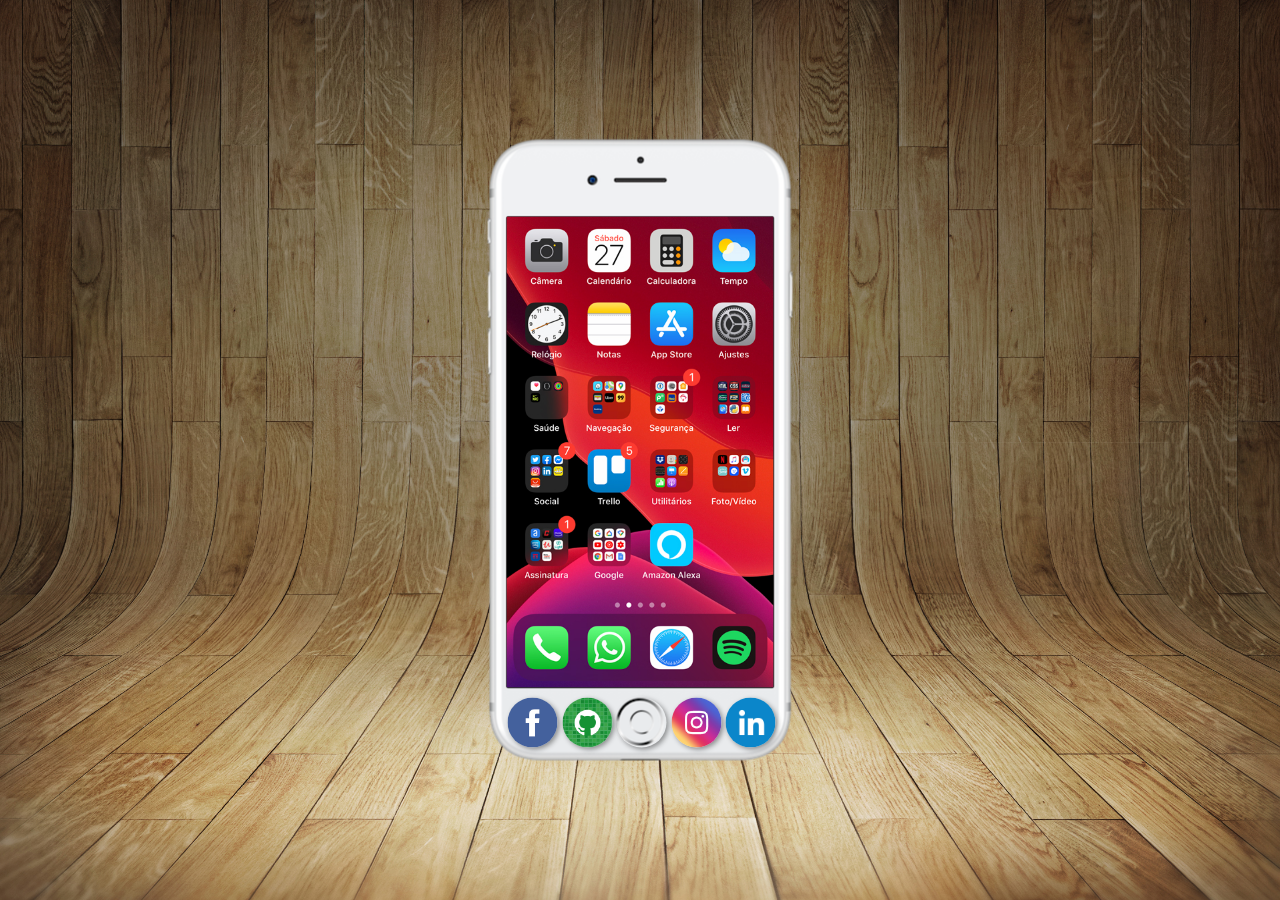
<file: index.html>
<!DOCTYPE html>
<html lang="pt-br">
<head>
    <meta charset="UTF-8">
    <meta http-equiv="X-UA-Compatible" content="IE=edge">
    <meta name="viewport" content="width=device-width, initial-scale=1.0">
    <link rel="stylesheet" href="style/style.css">
    <link rel="shortcut icon" href="favicon.ico" type="image/x-icon">
    <title>Minhas Redes Sociais</title>
    
</head>
<body>
    
   <main>
    <section id="telefone">
        <iframe src="home.html" name="tela" id="tela" frameborder="0"> Seu navegador não é compatível...</iframe> 
        <p id="redes-sociais">
            <a href="facebook.html" target="tela"><img src="imagens/logo-facebook.jpg" alt="Facebook"></a>
            <a href="github.html" target="tela"><img src="imagens/logo-github.jpg" alt="GitHub"></a>
            <a href="home.html" target="tela"><img src="imagens/botão-iphone.png" alt="Home"></a>
            <a href="instagram.html" target="tela"><img src="imagens/logo-instagram.jpg" alt="Instagram"></a>
            <a href="linkedin.html" target="tela" id="redes-sociais"><img src="imagens/logo-linkedin.png" alt="Twitter"></a>
        </p>        
    ></section>
    
   </main> 
   
    
</body>
</html>
</file>
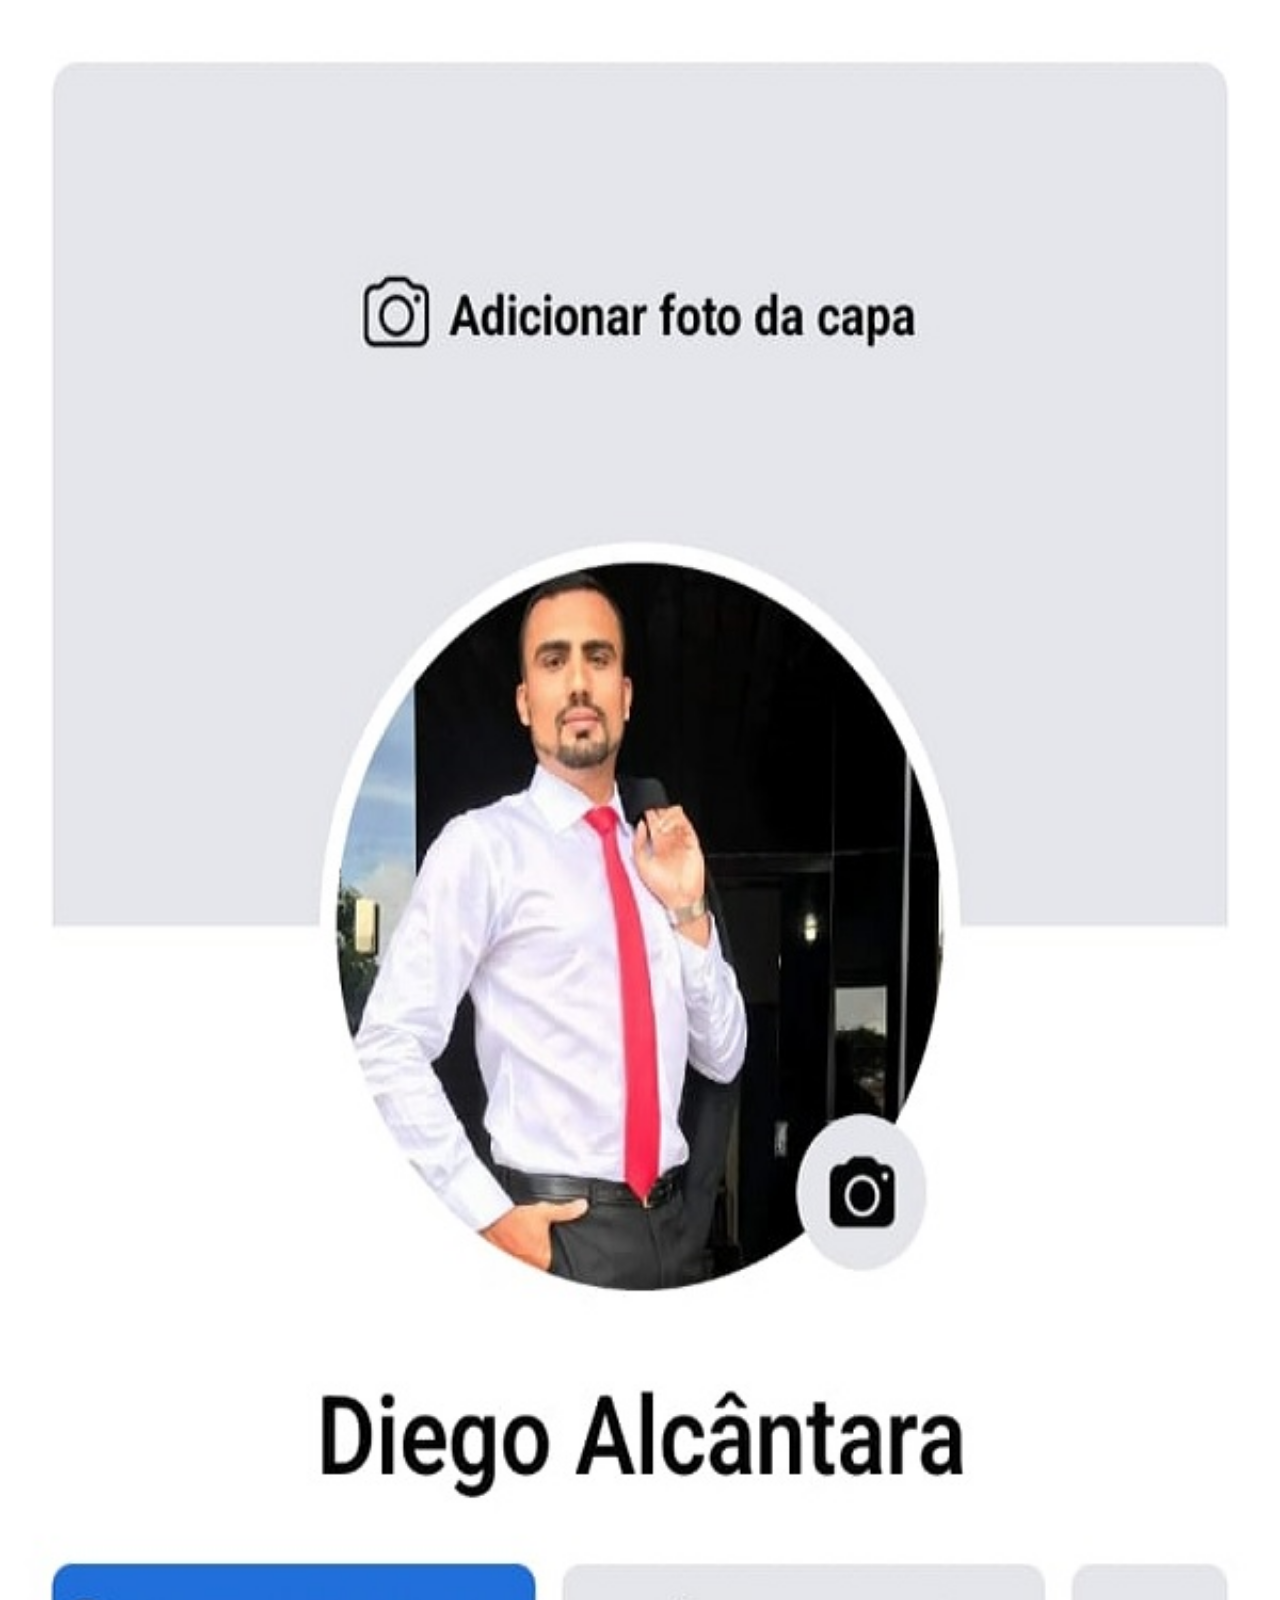
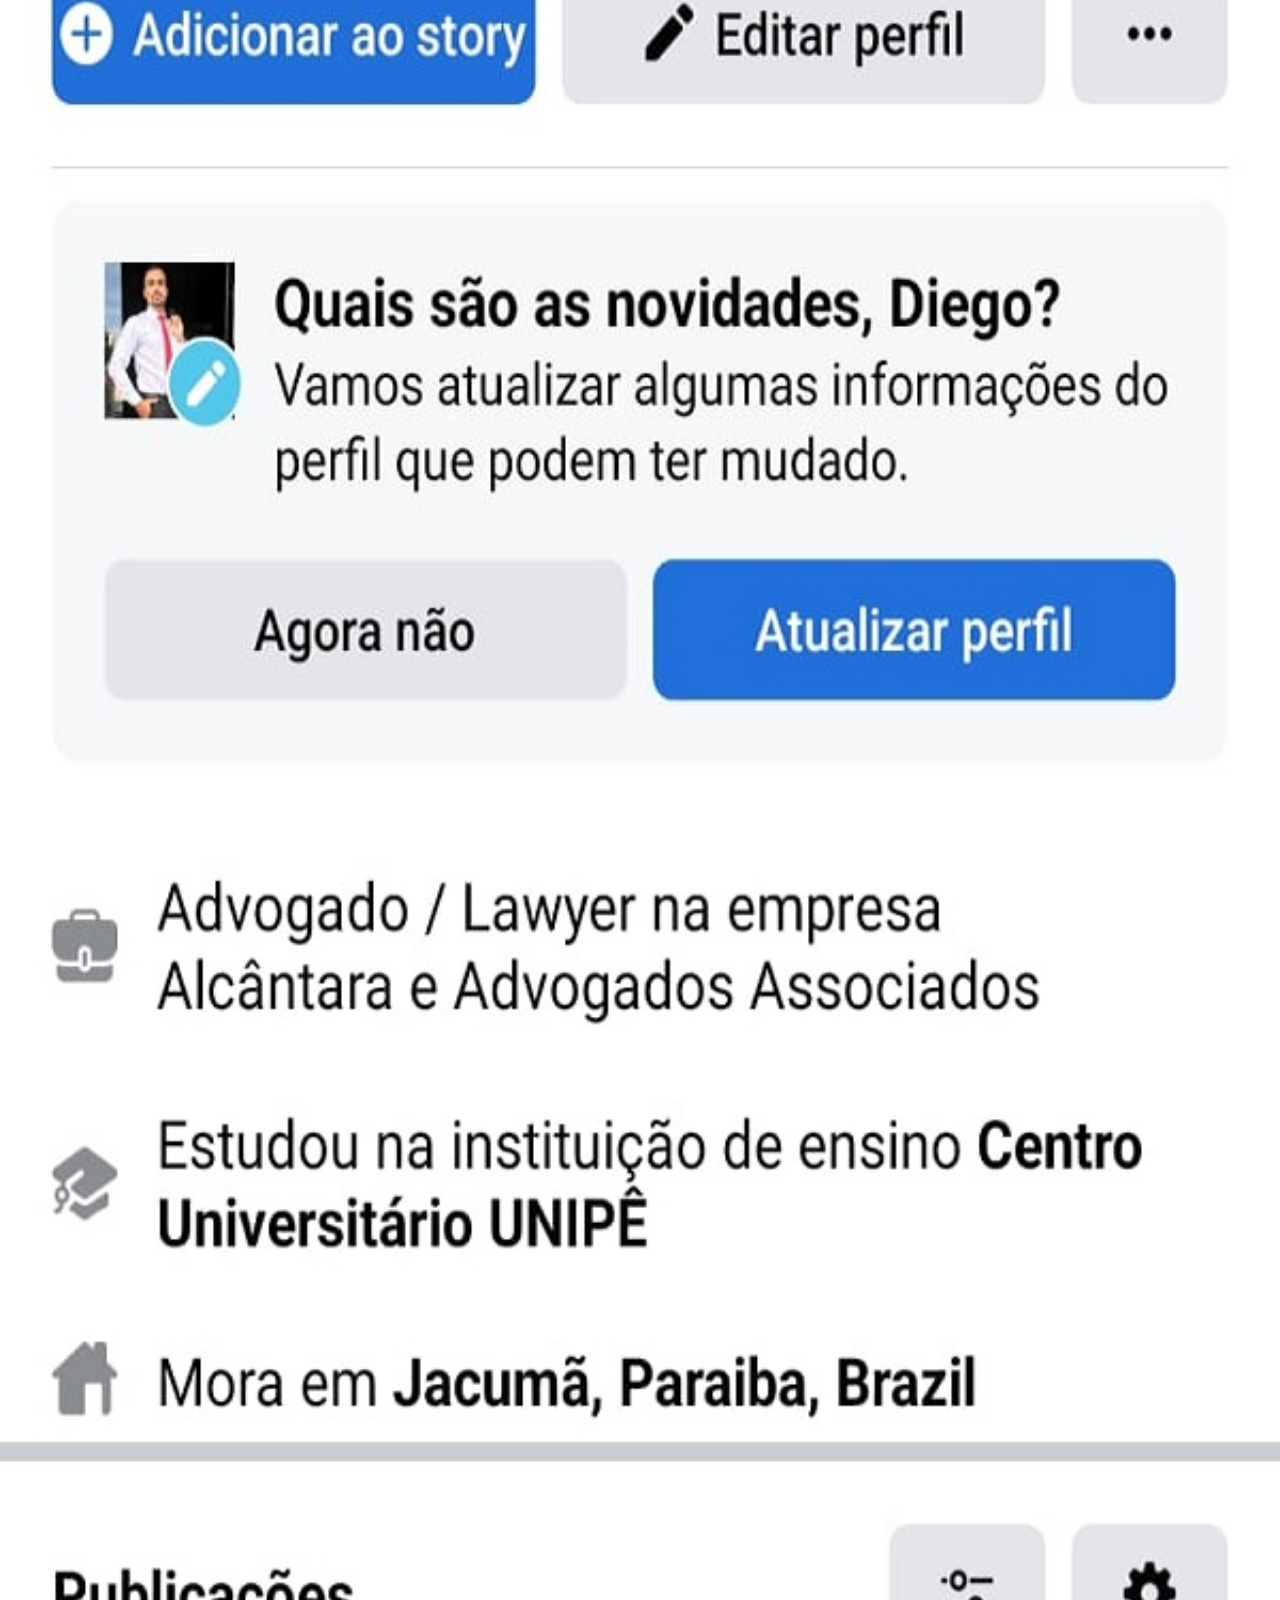
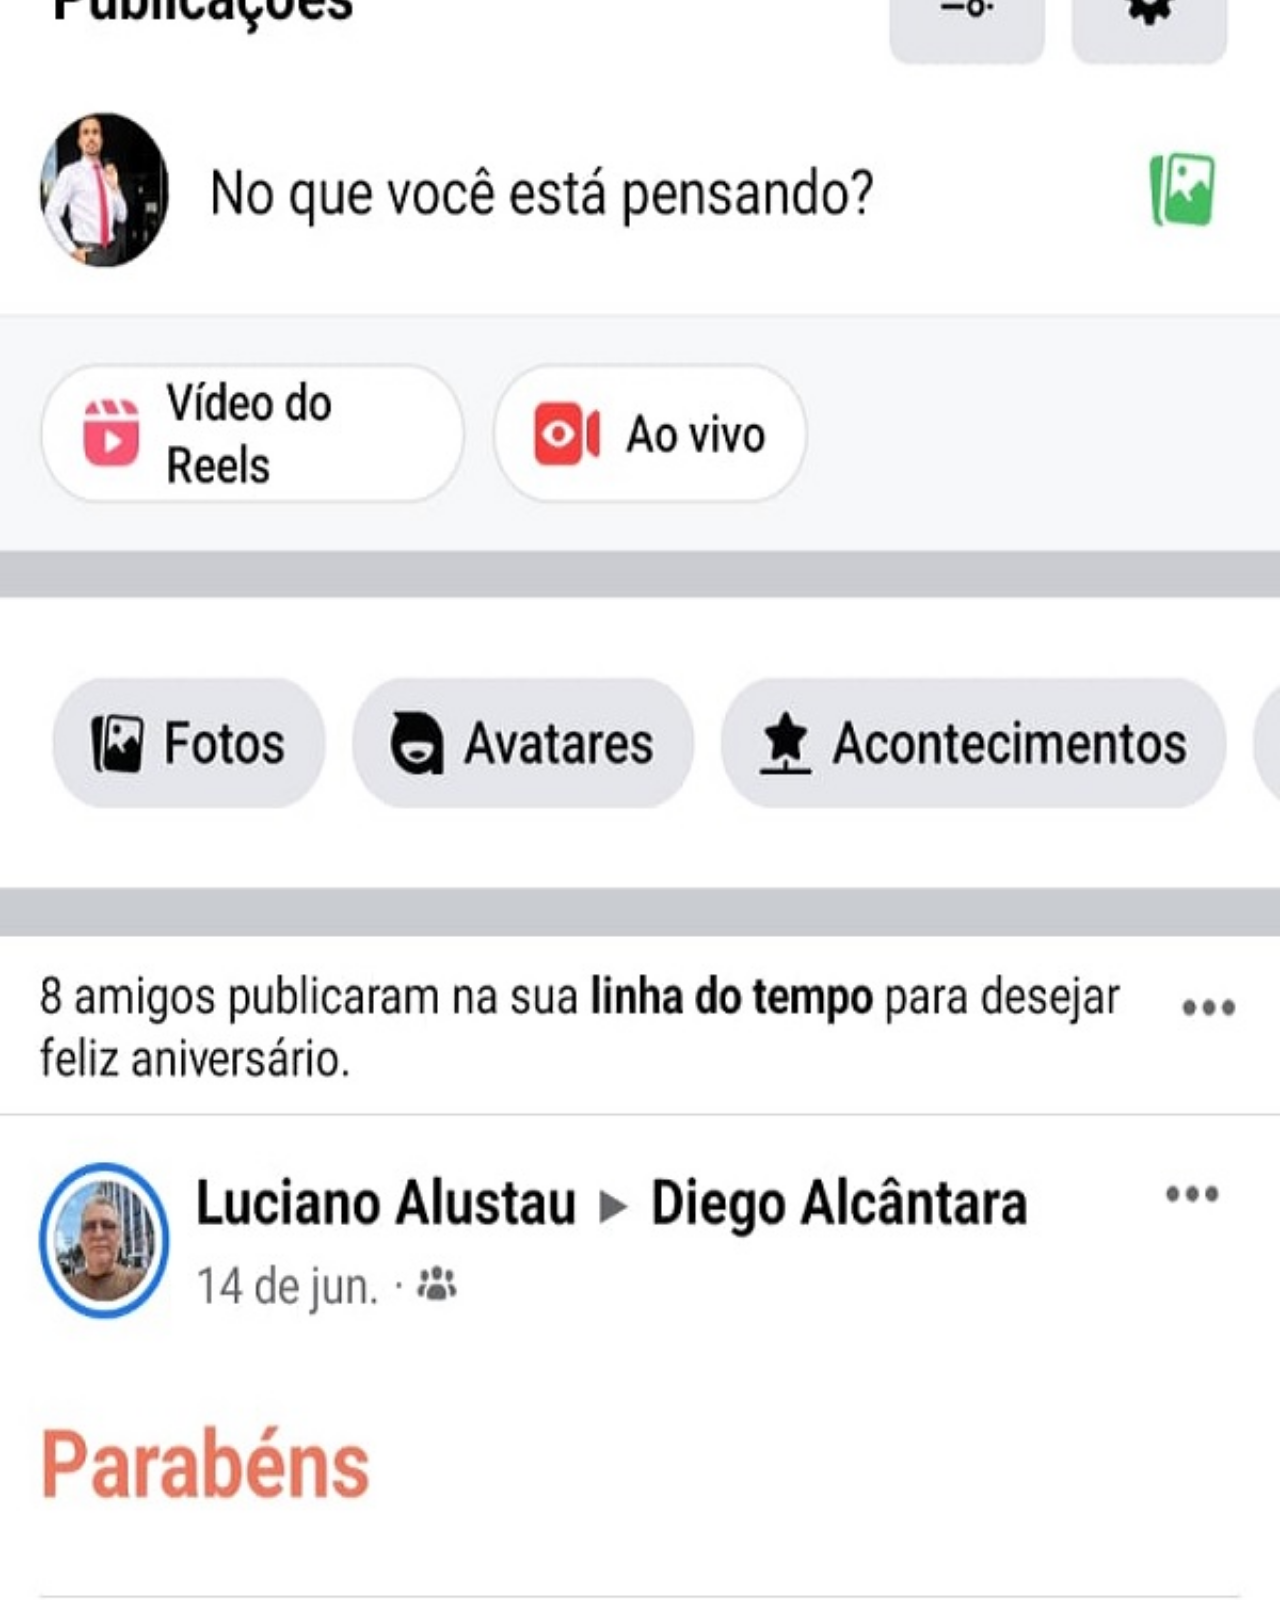
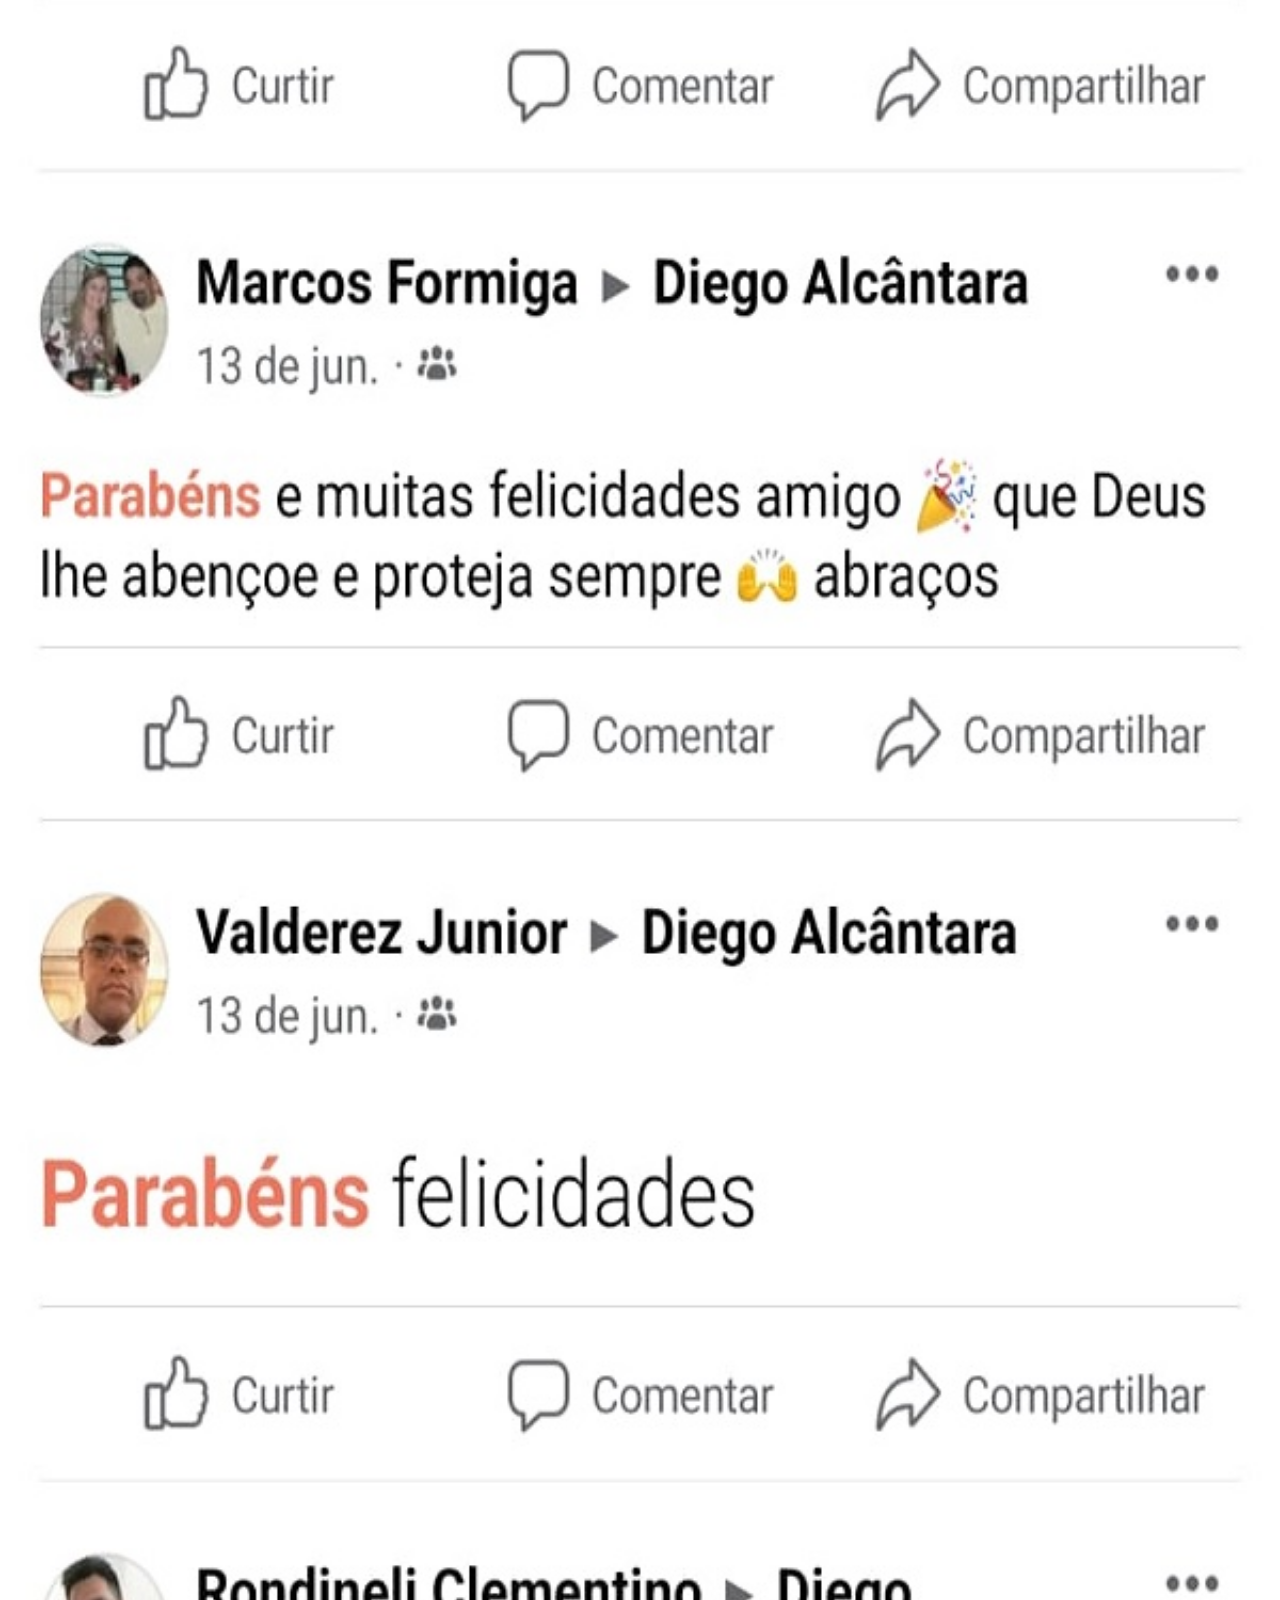
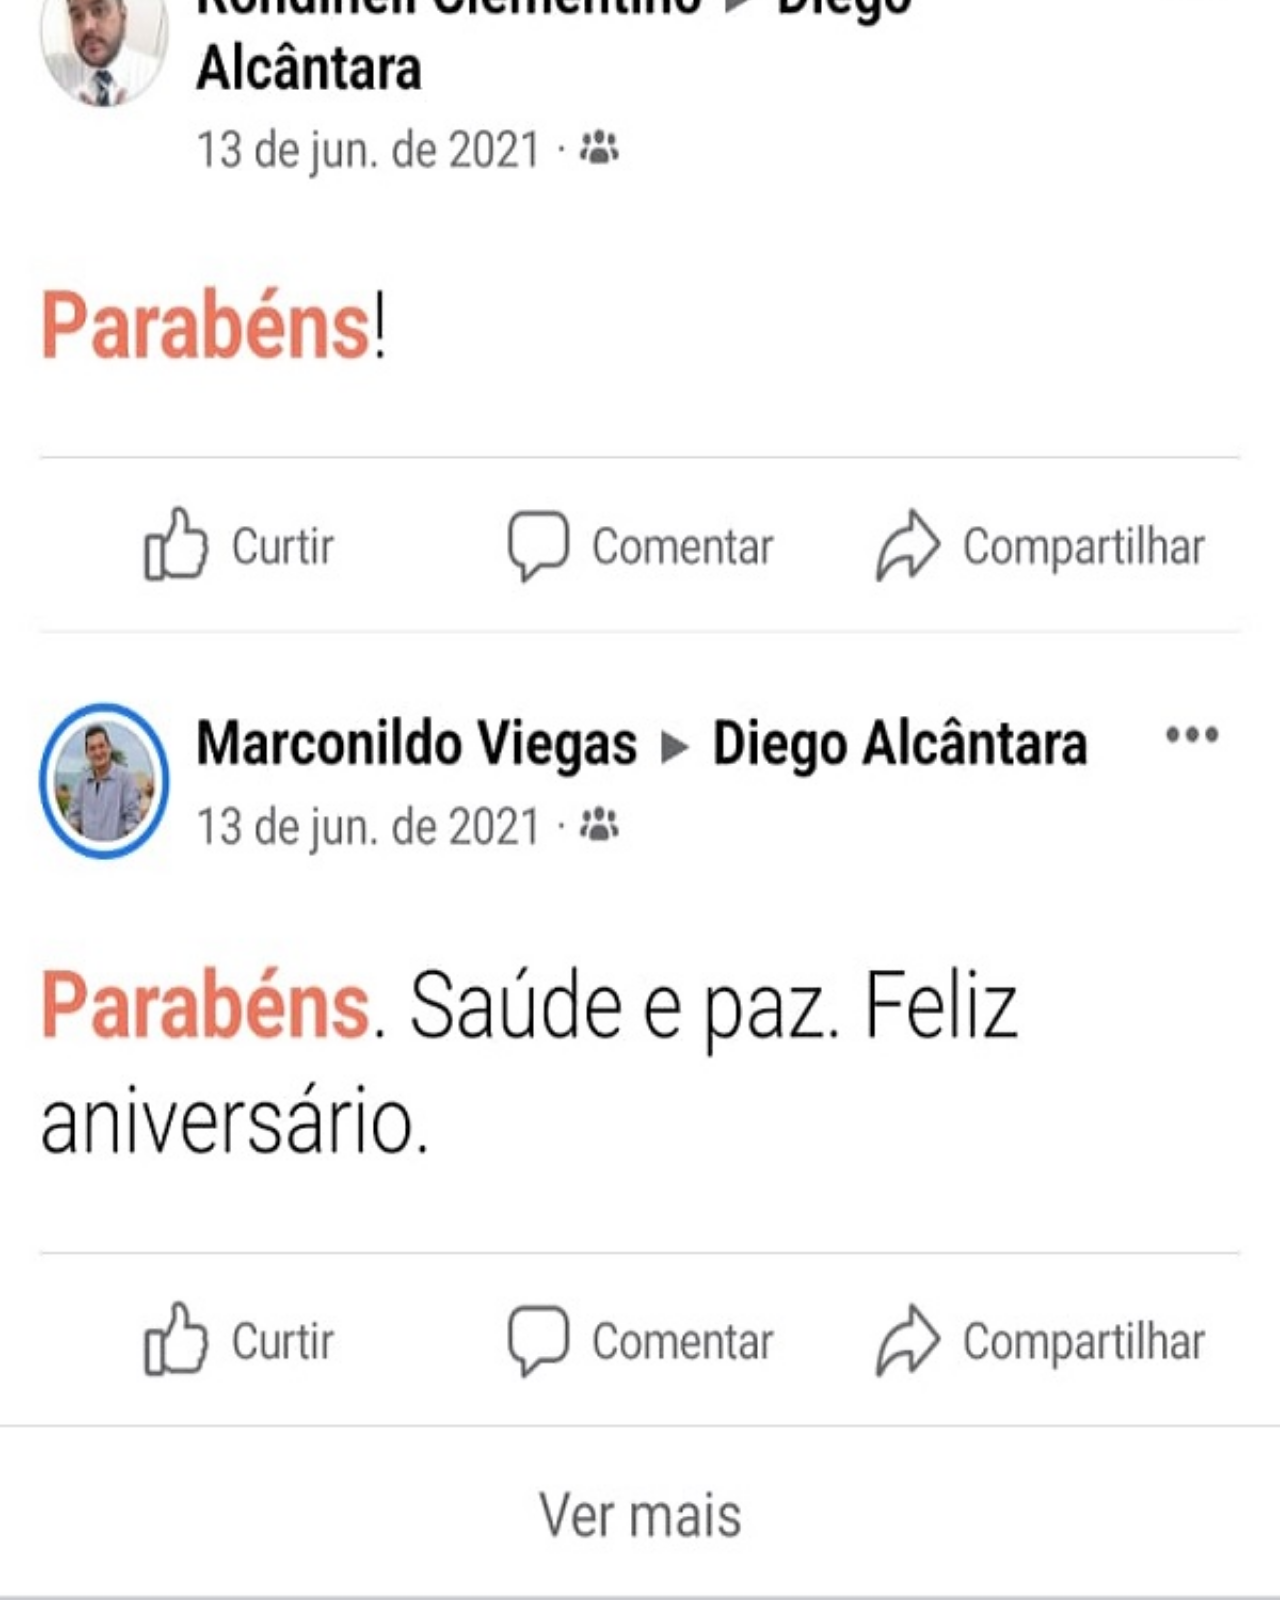
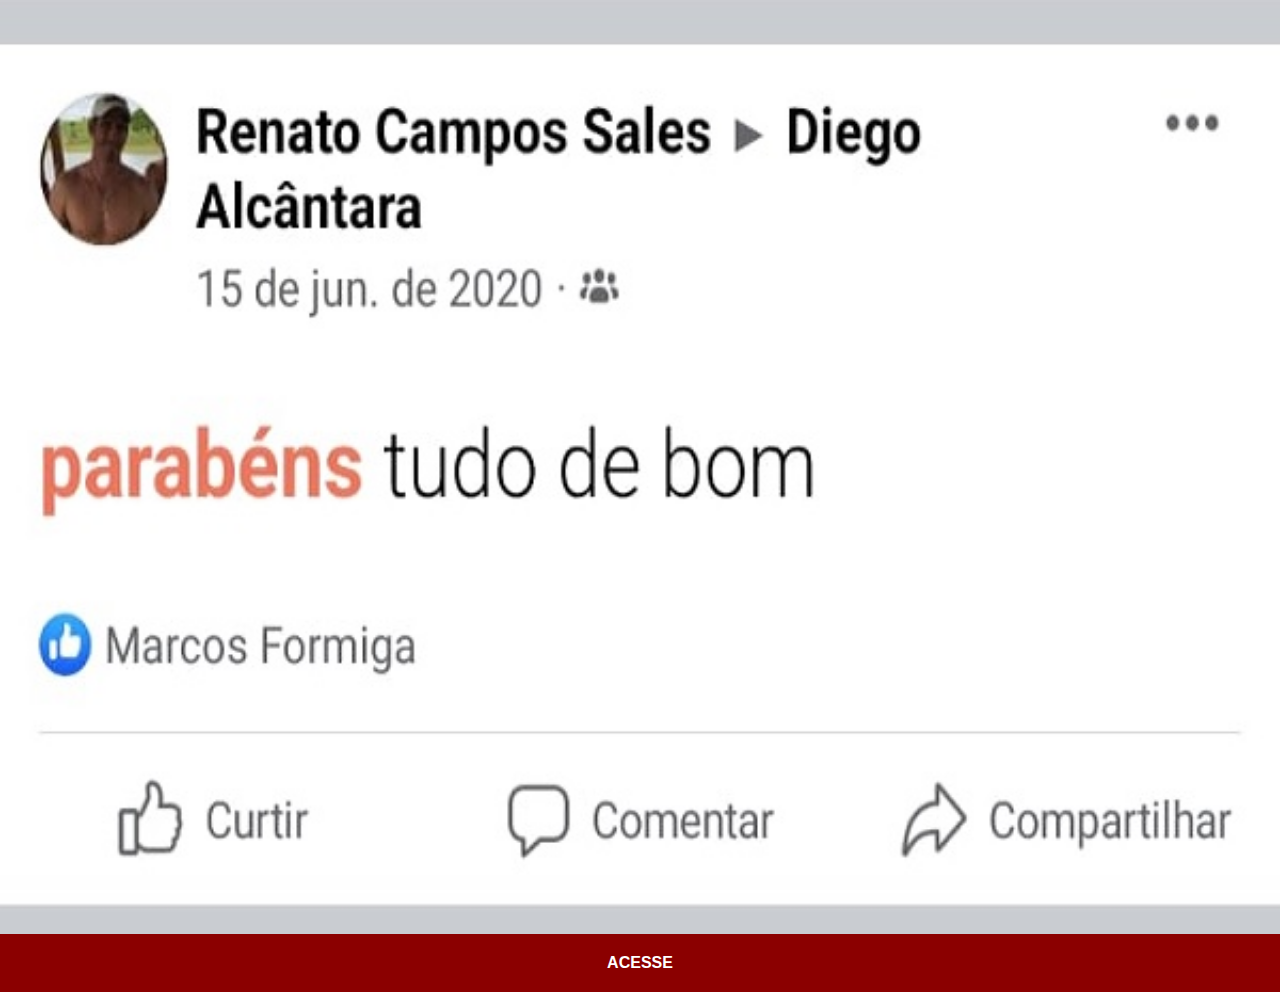
<file: facebook.html>
<!DOCTYPE html>
<html lang="pt-br">
<head>
    <meta charset="UTF-8">
    <meta http-equiv="X-UA-Compatible" content="IE=edge">
    <meta name="viewport" content="width=device-width, initial-scale=1.0">
    <title>Facebook</title>
    <link rel="stylesheet" href="style/social.css">
</head>
<body>
    <img src="imagens/tela-facebook.jpg" alt="YouTube">
    <a href="https://www.facebook.com/DiiegoAlcantara" target="_blank">ACESSE</a>
</body>
</html>
</file>
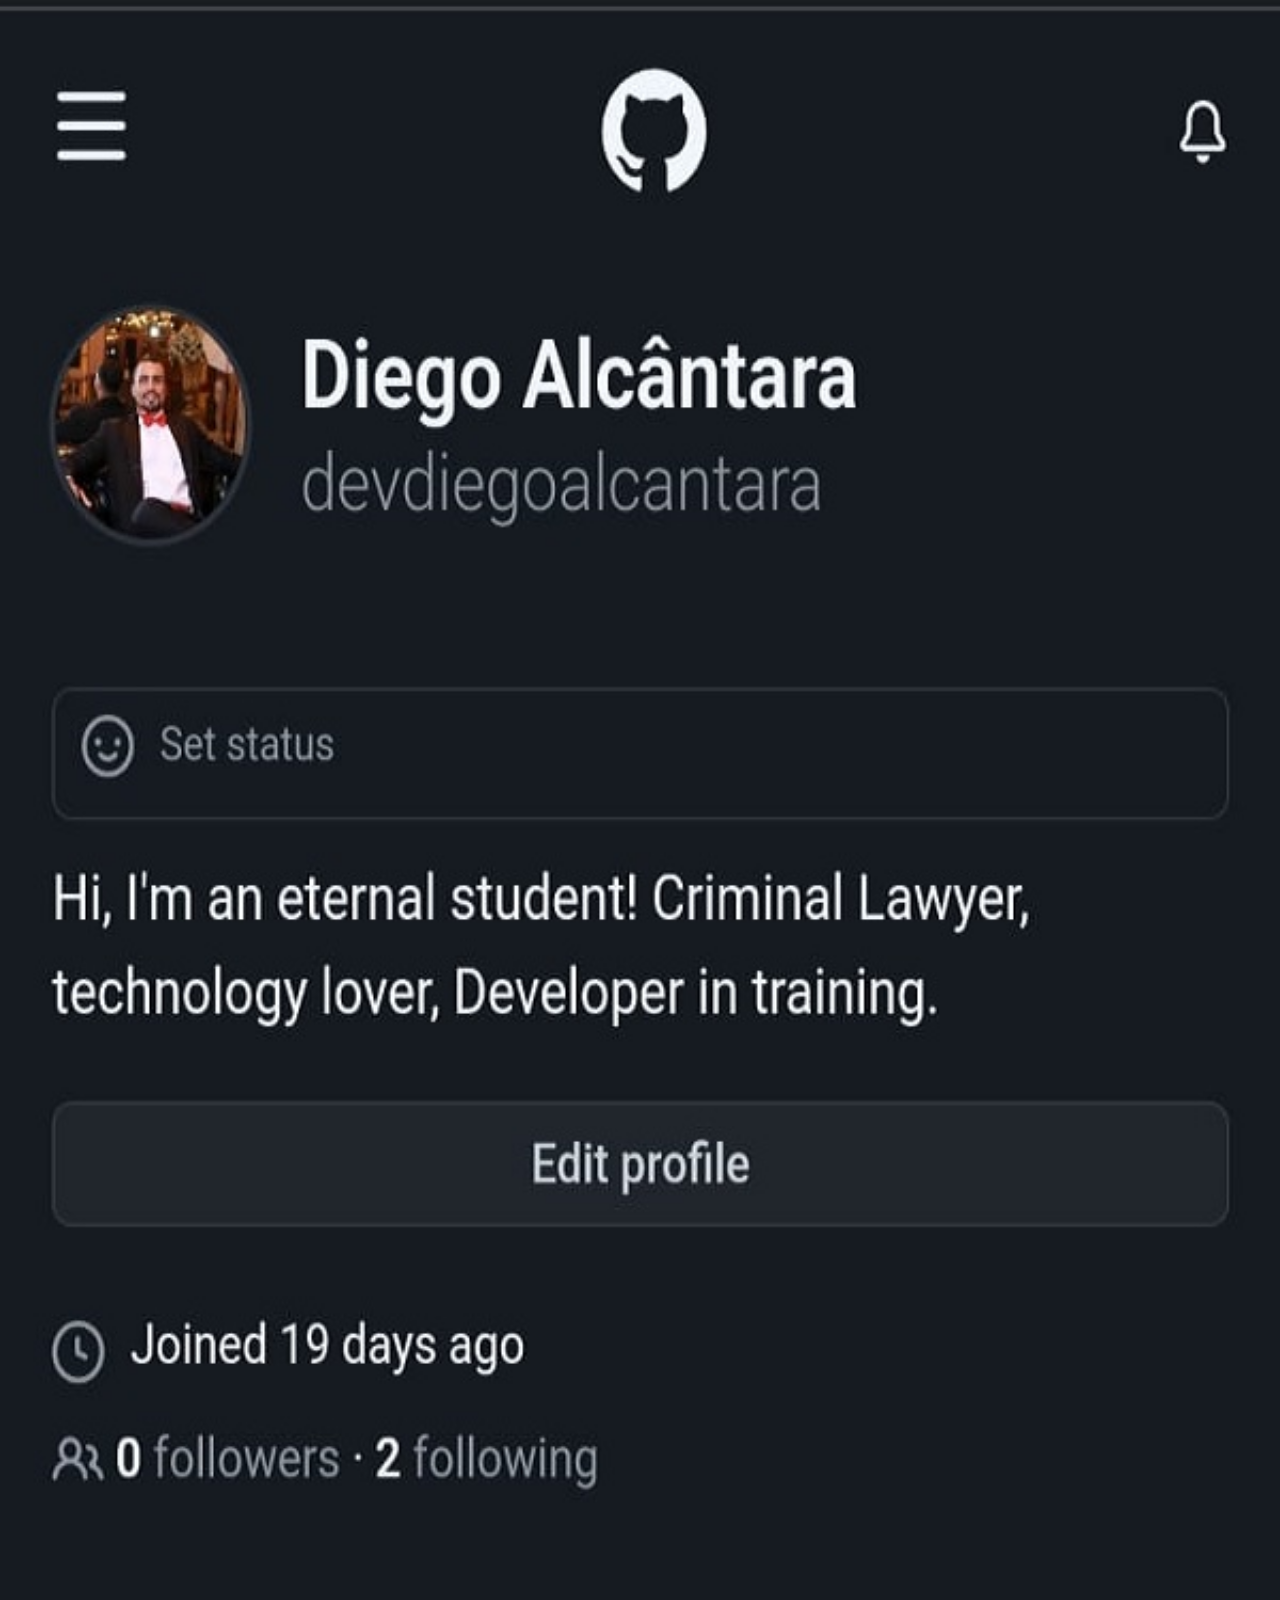
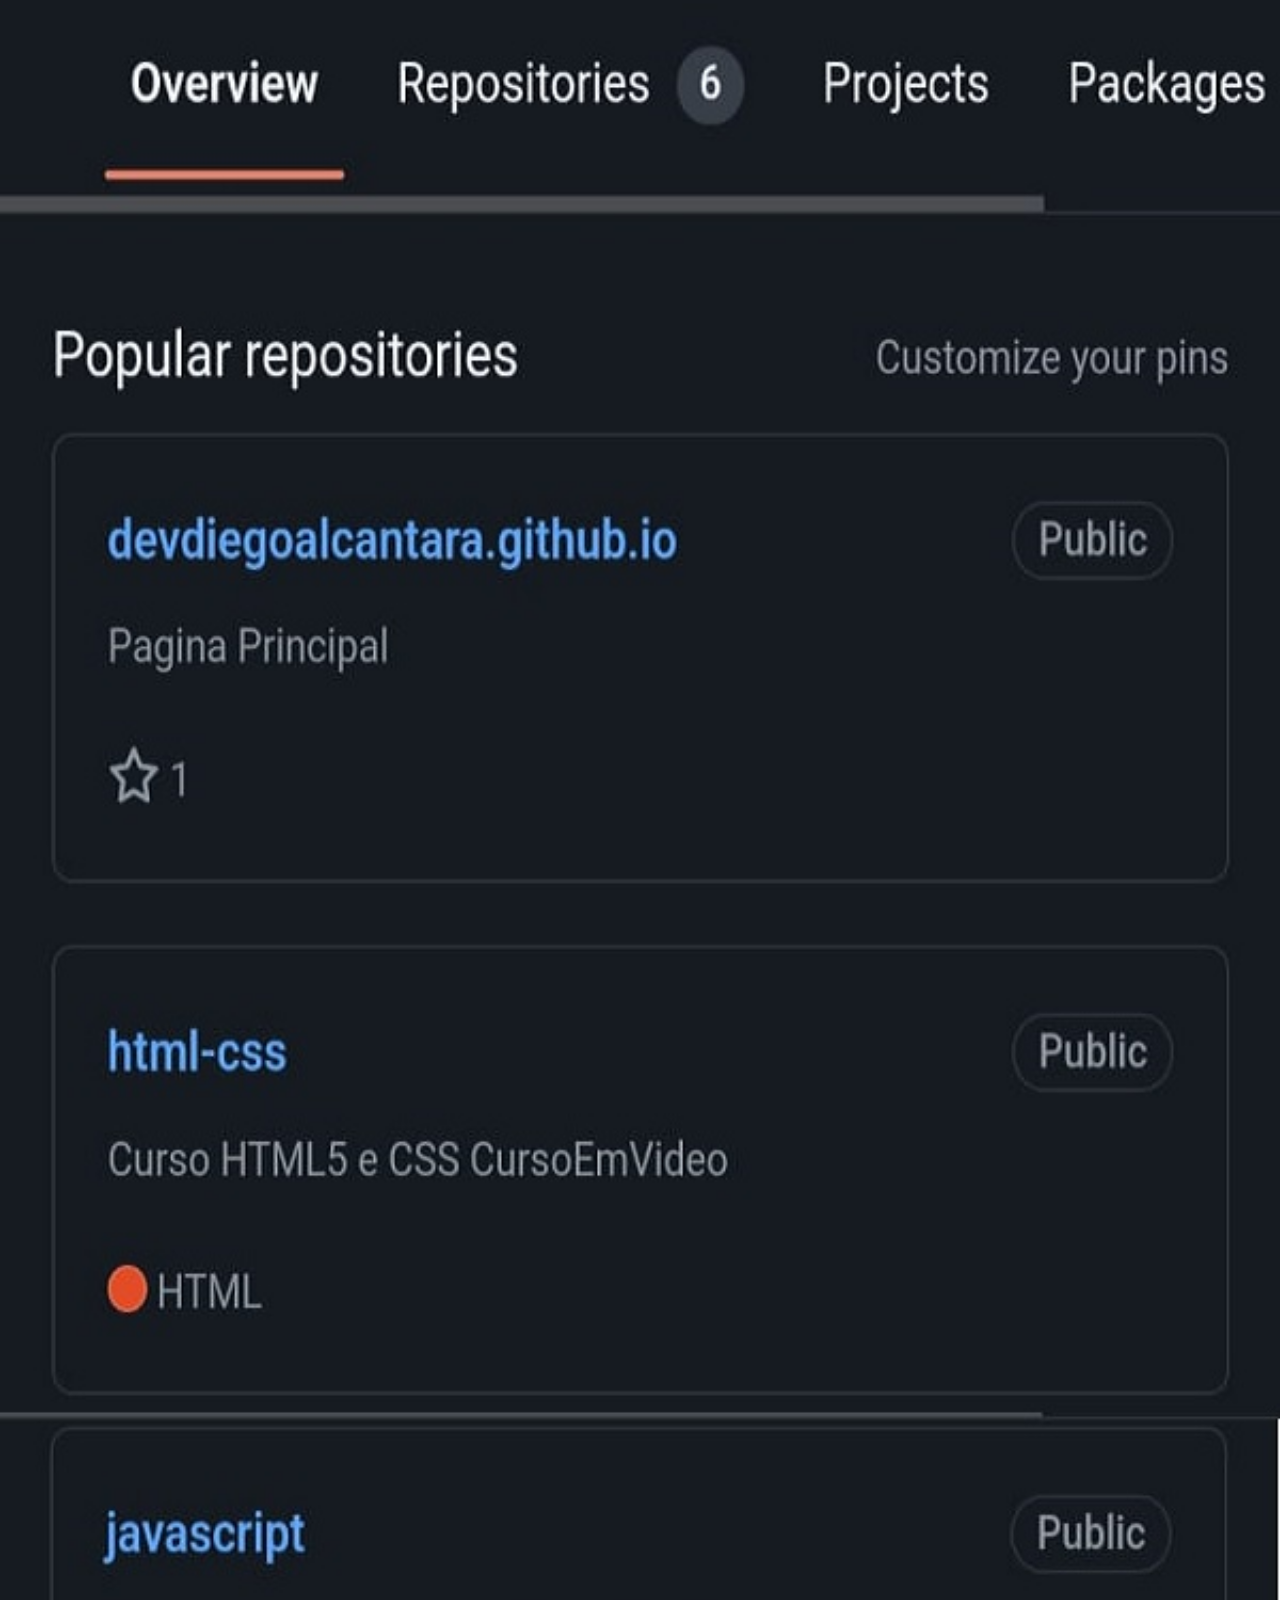
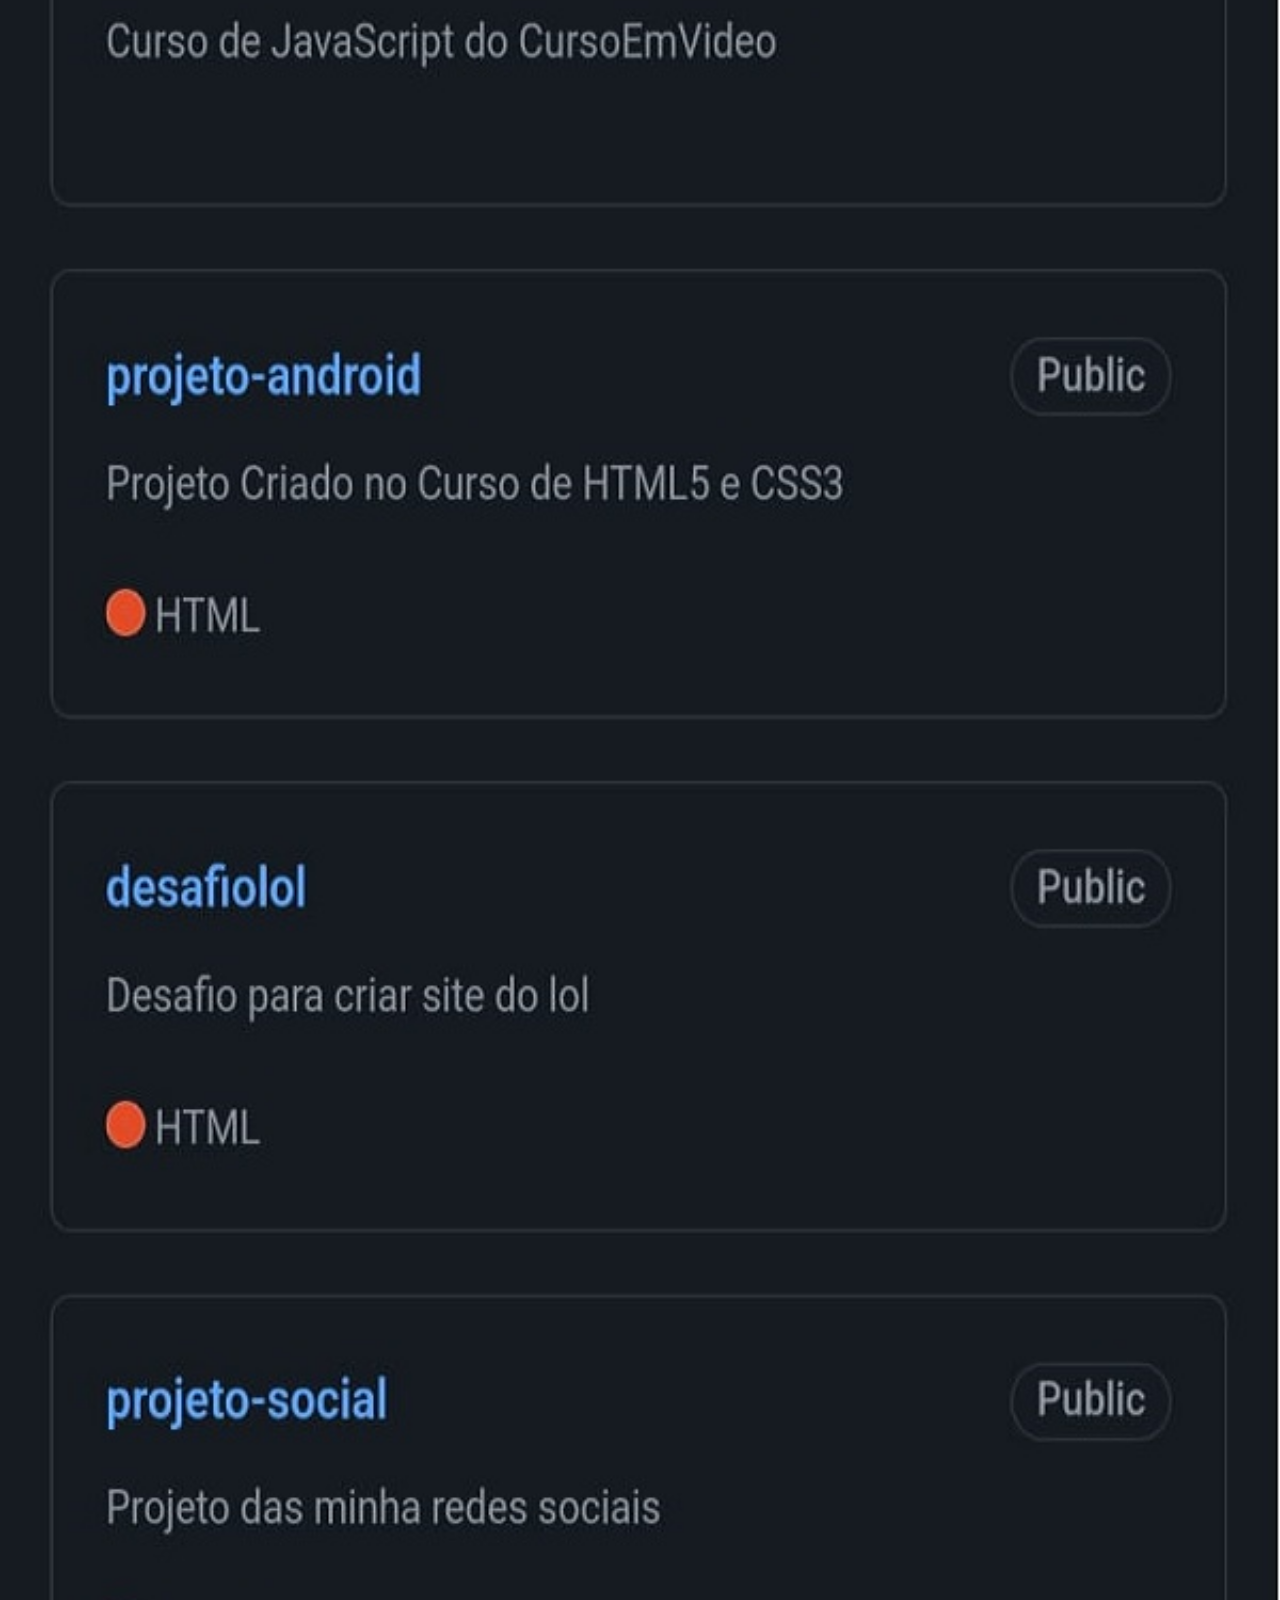
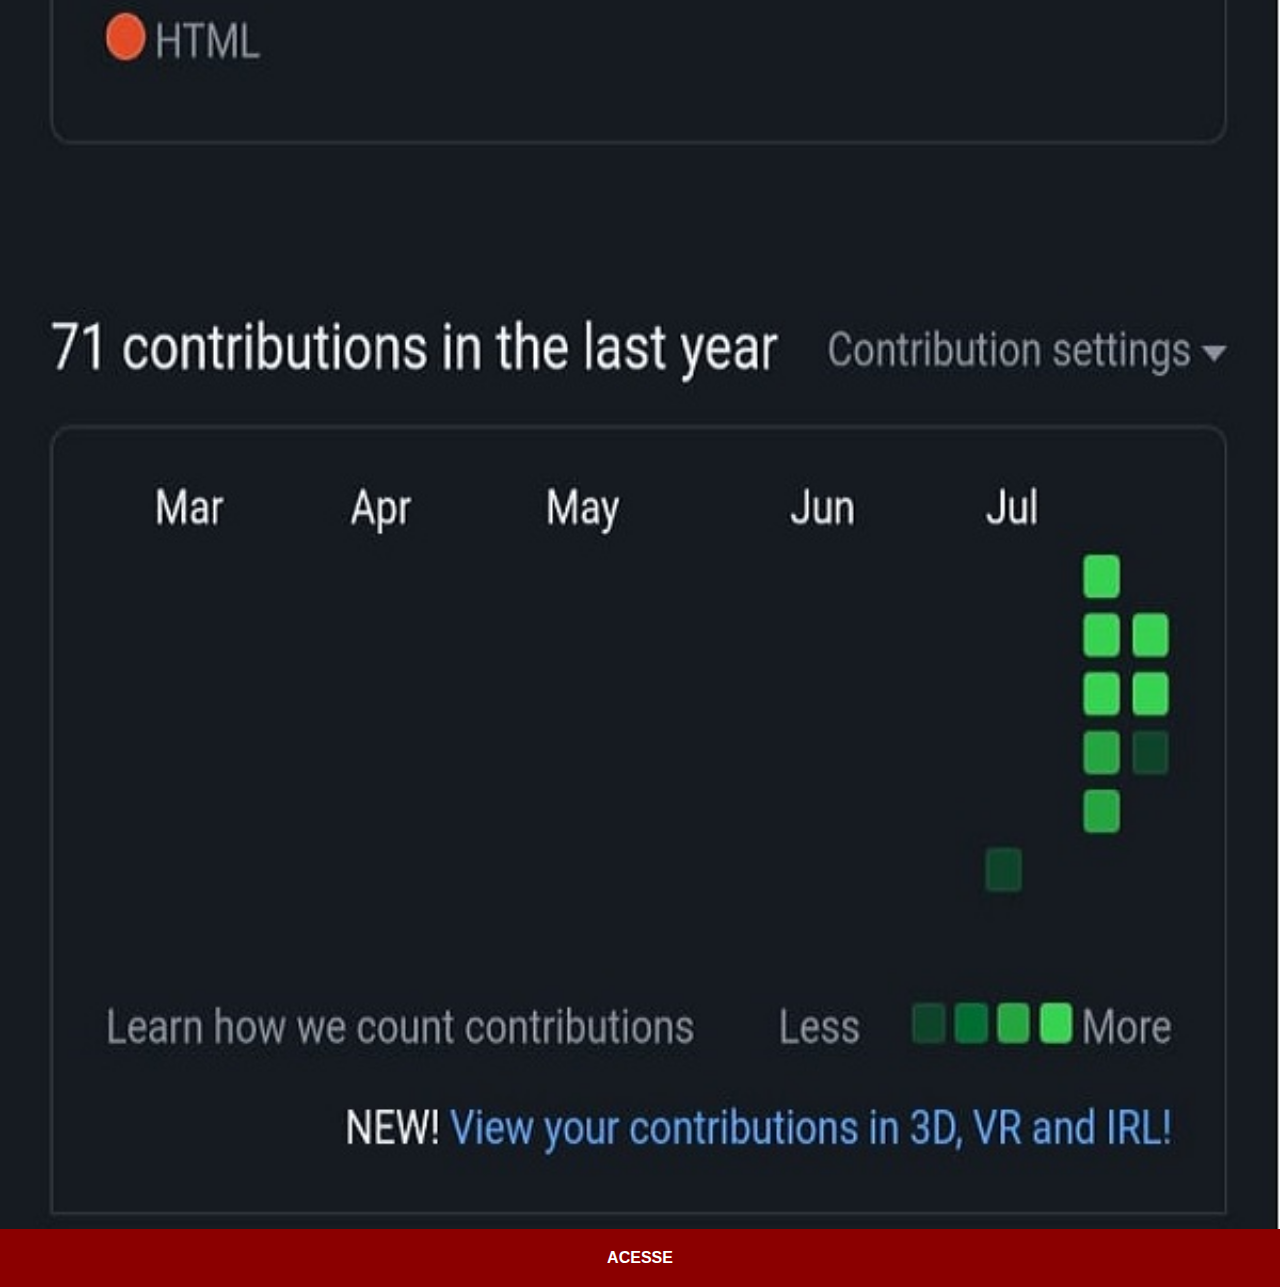
<file: github.html>
<!DOCTYPE html>
<html lang="pt-br">
<head>
    <meta charset="UTF-8">
    <meta http-equiv="X-UA-Compatible" content="IE=edge">
    <meta name="viewport" content="width=device-width, initial-scale=1.0">
    <title>GitHub</title>
    <link rel="stylesheet" href="style/social.css">
</head>
<body>
    <img src="imagens/tela-github.jpg" alt="GitHub">
    <a href="https://github.com/devdiegoalcantara" target="_blank">ACESSE</a>
</body>
</html>
</file>
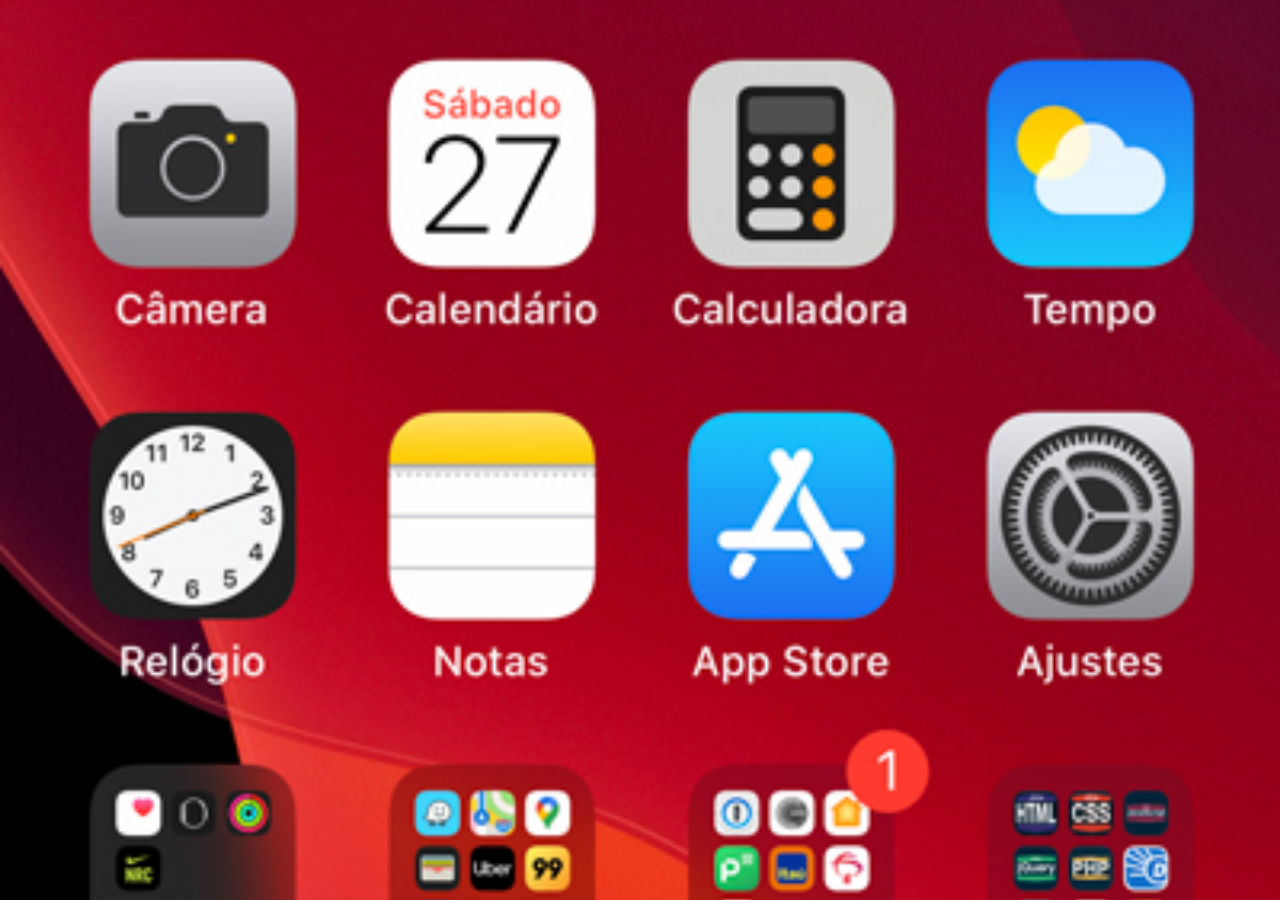
<file: home.html>
<!DOCTYPE html>
<html lang="pt-br">
<head>
    <meta charset="UTF-8">
    <meta http-equiv="X-UA-Compatible" content="IE=edge">
    <meta name="viewport" content="width=device-width, initial-scale=1.0">
    <title>Home</title>
    <style>
        * {
            margin: 0px;
            padding: 0px;
            
        }

        body {
            width: 100vw;
            height: 100vh;
            background: black url('imagens/tela-home.jpg') no-repeat top center;
            background-size: cover;
        }
    </style>
</head>
<body>
    
</body>
</html>
</file>
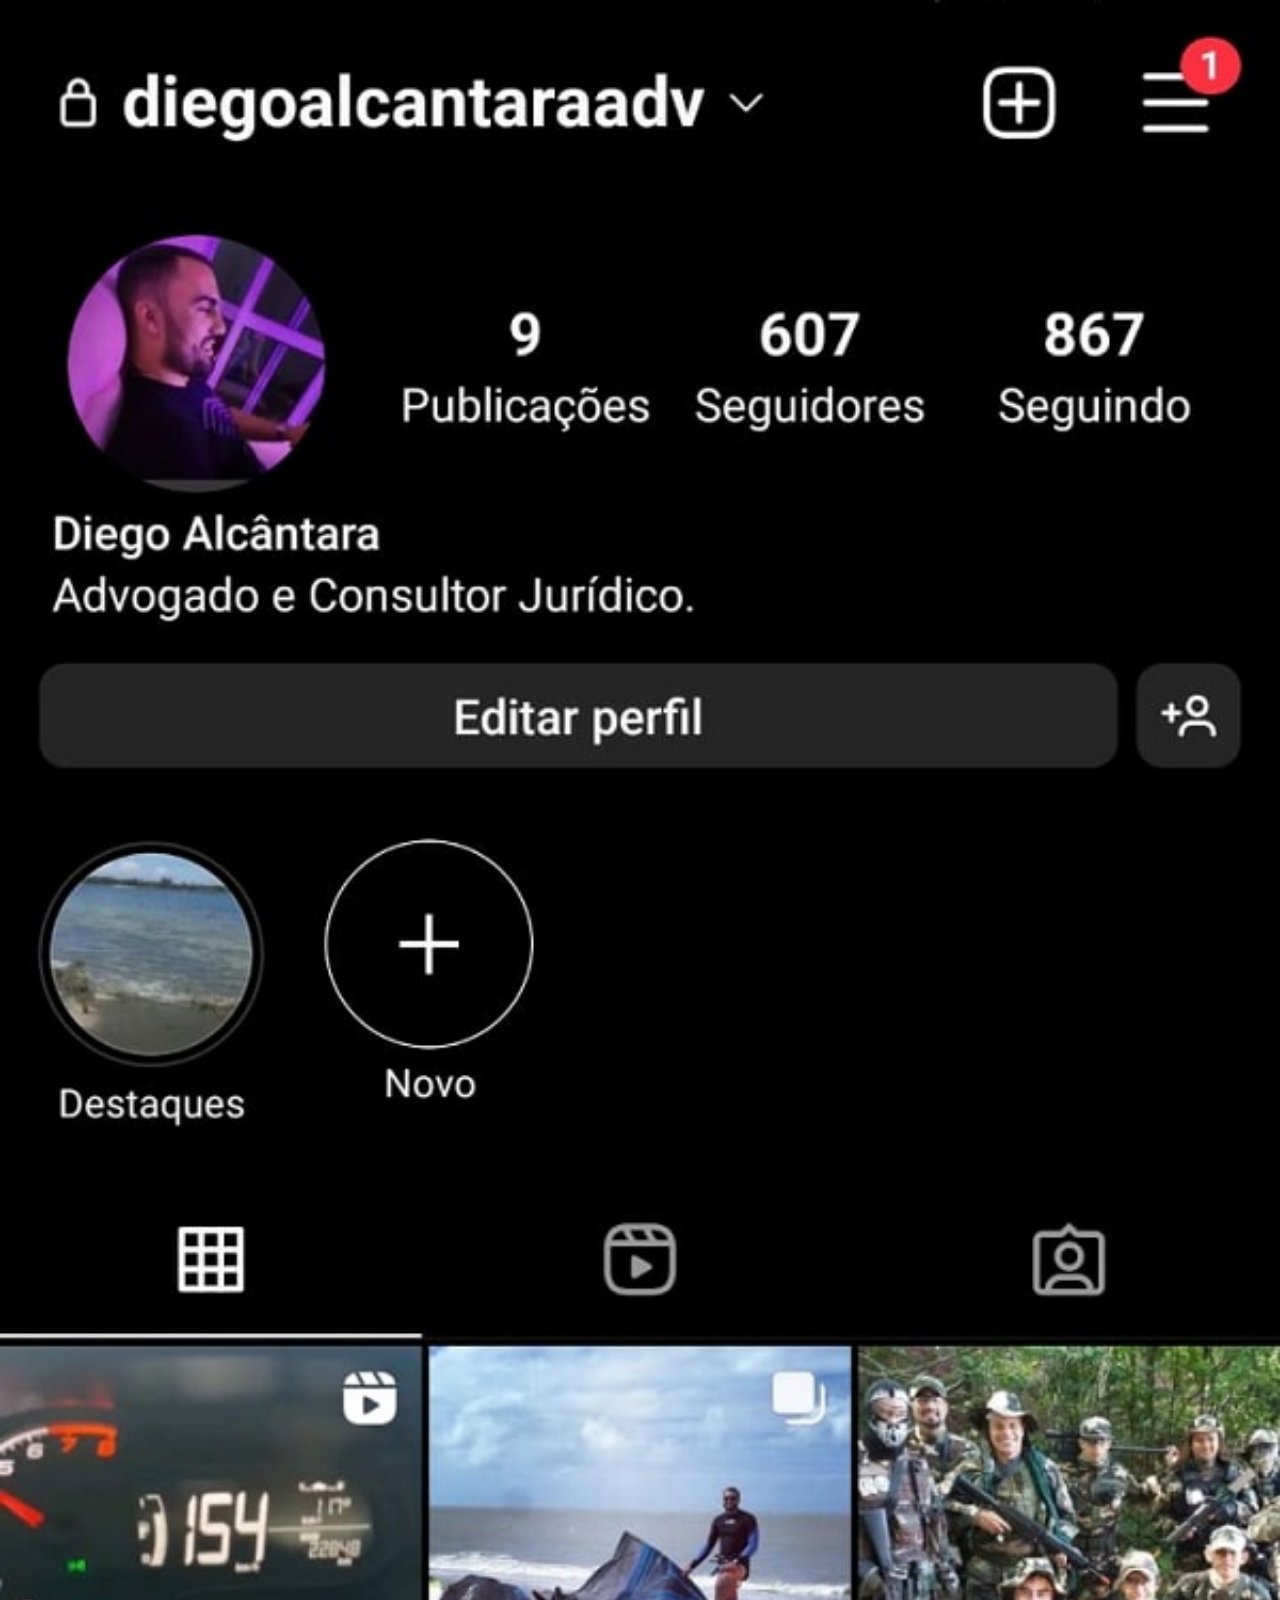
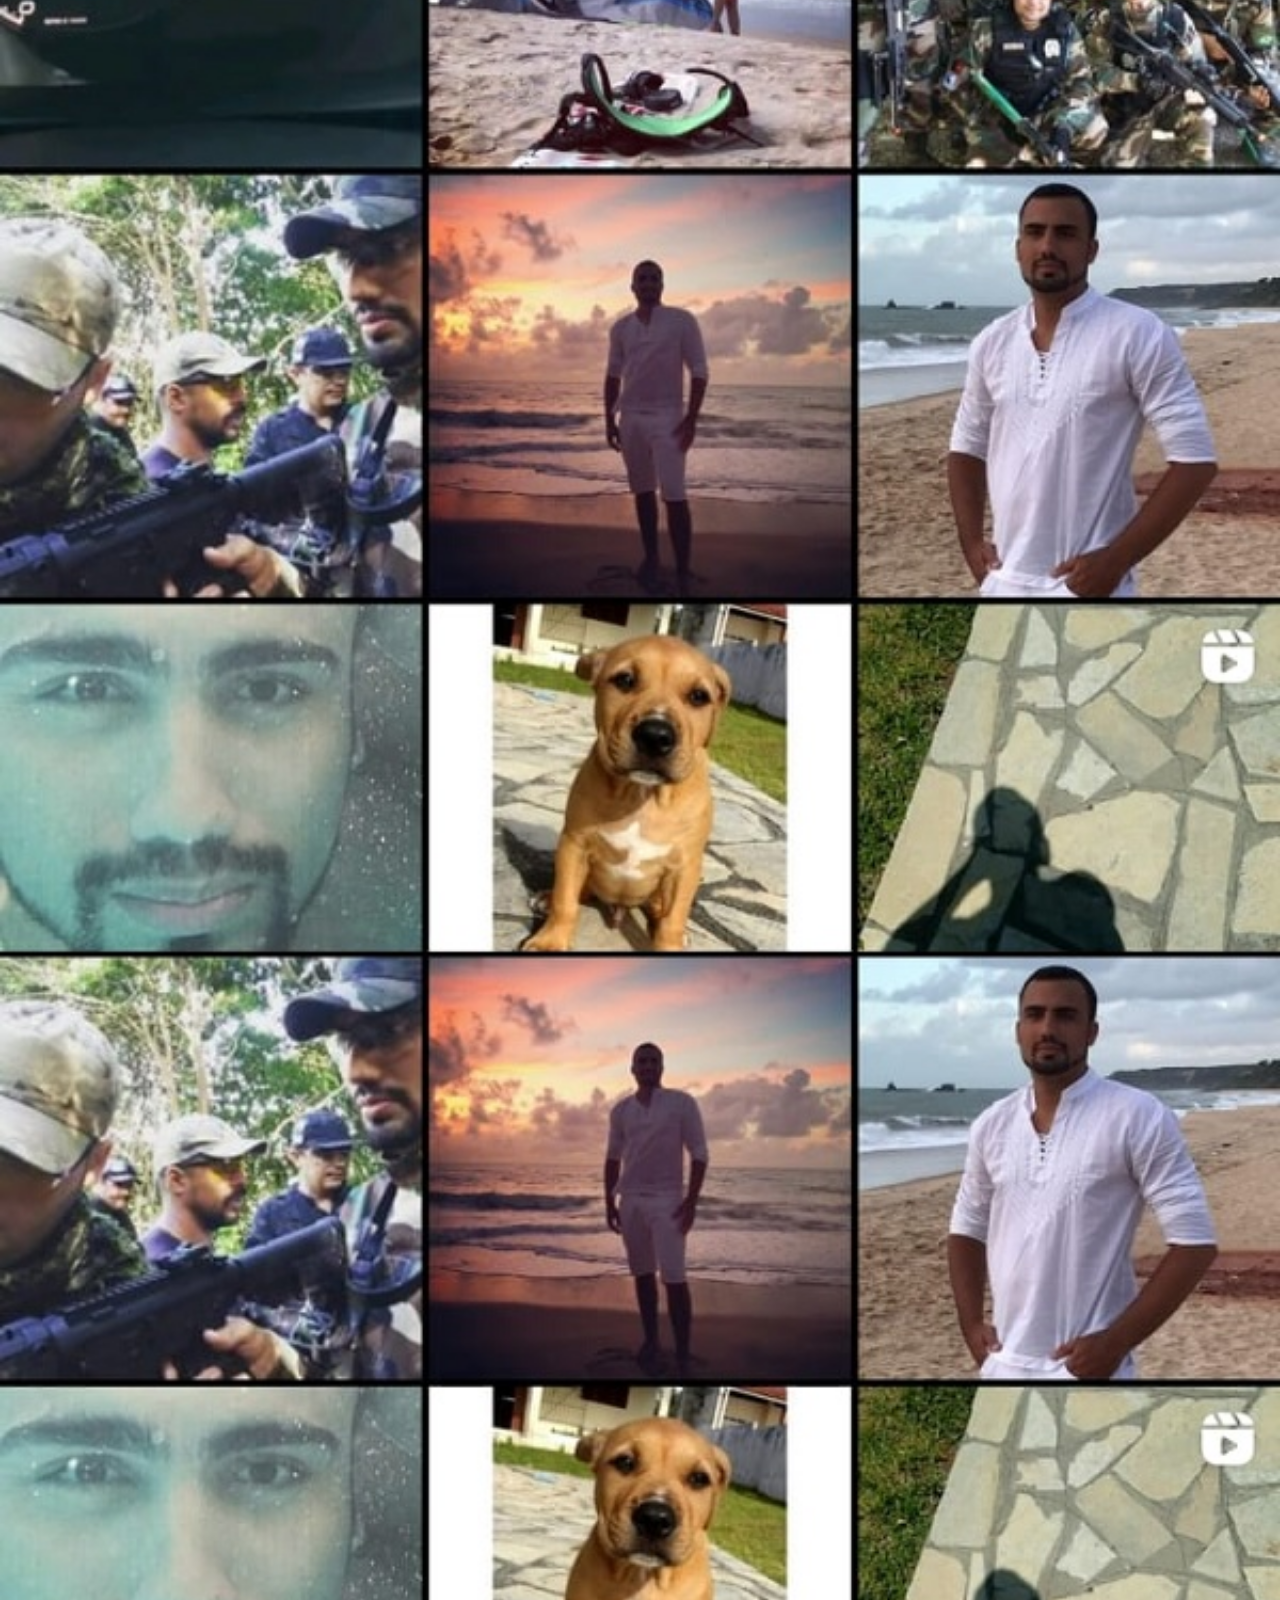
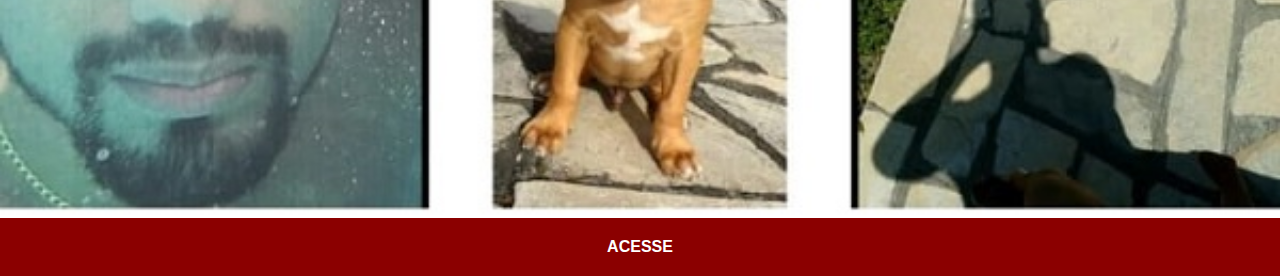
<file: instagram.html>
<!DOCTYPE html>
<html lang="pt-br">
<head>
    <meta charset="UTF-8">
    <meta http-equiv="X-UA-Compatible" content="IE=edge">
    <meta name="viewport" content="width=device-width, initial-scale=1.0">
    <title>Instagram</title>
    <link rel="stylesheet" href="style/social.css">
</head>
<body>
    <img src="imagens/tela-instagram.jpg" alt="Instagram">
    <a href="www.instragram.com">ACESSE</a>
</body>
</html>
</file>
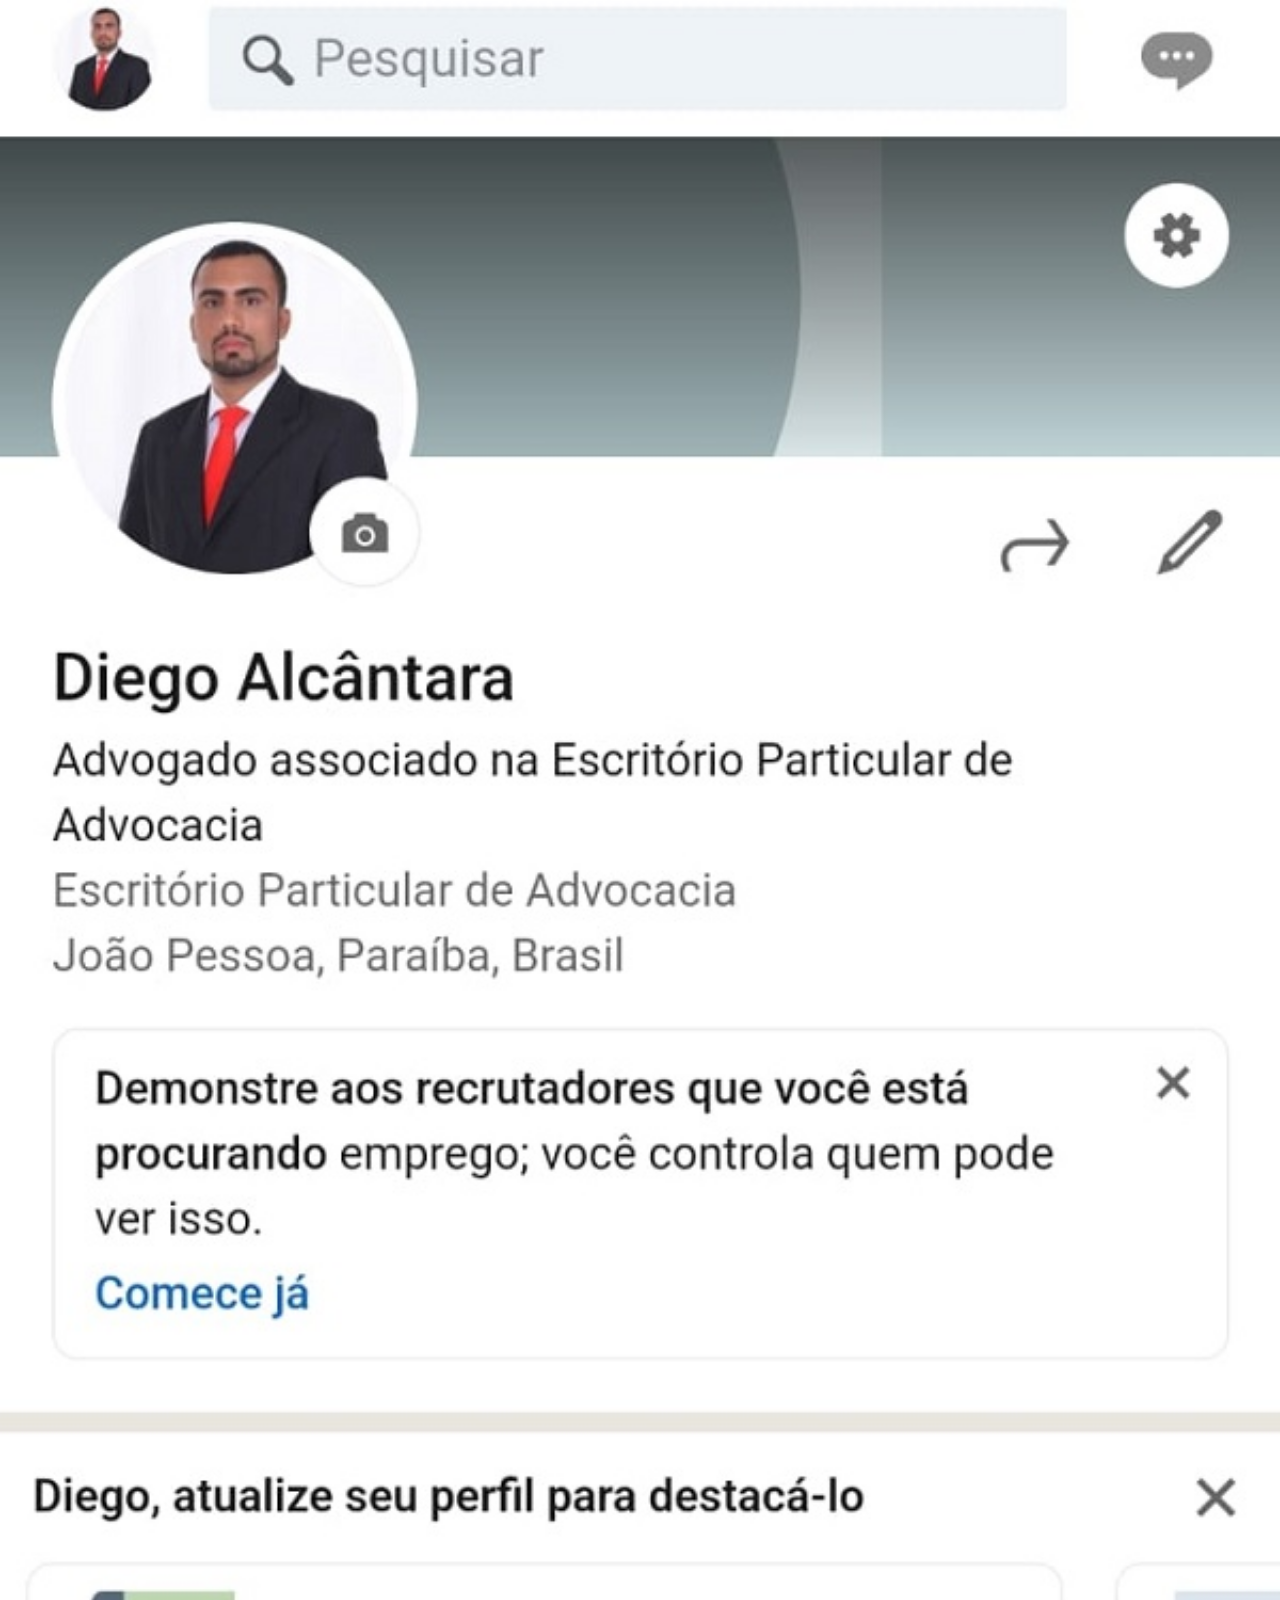
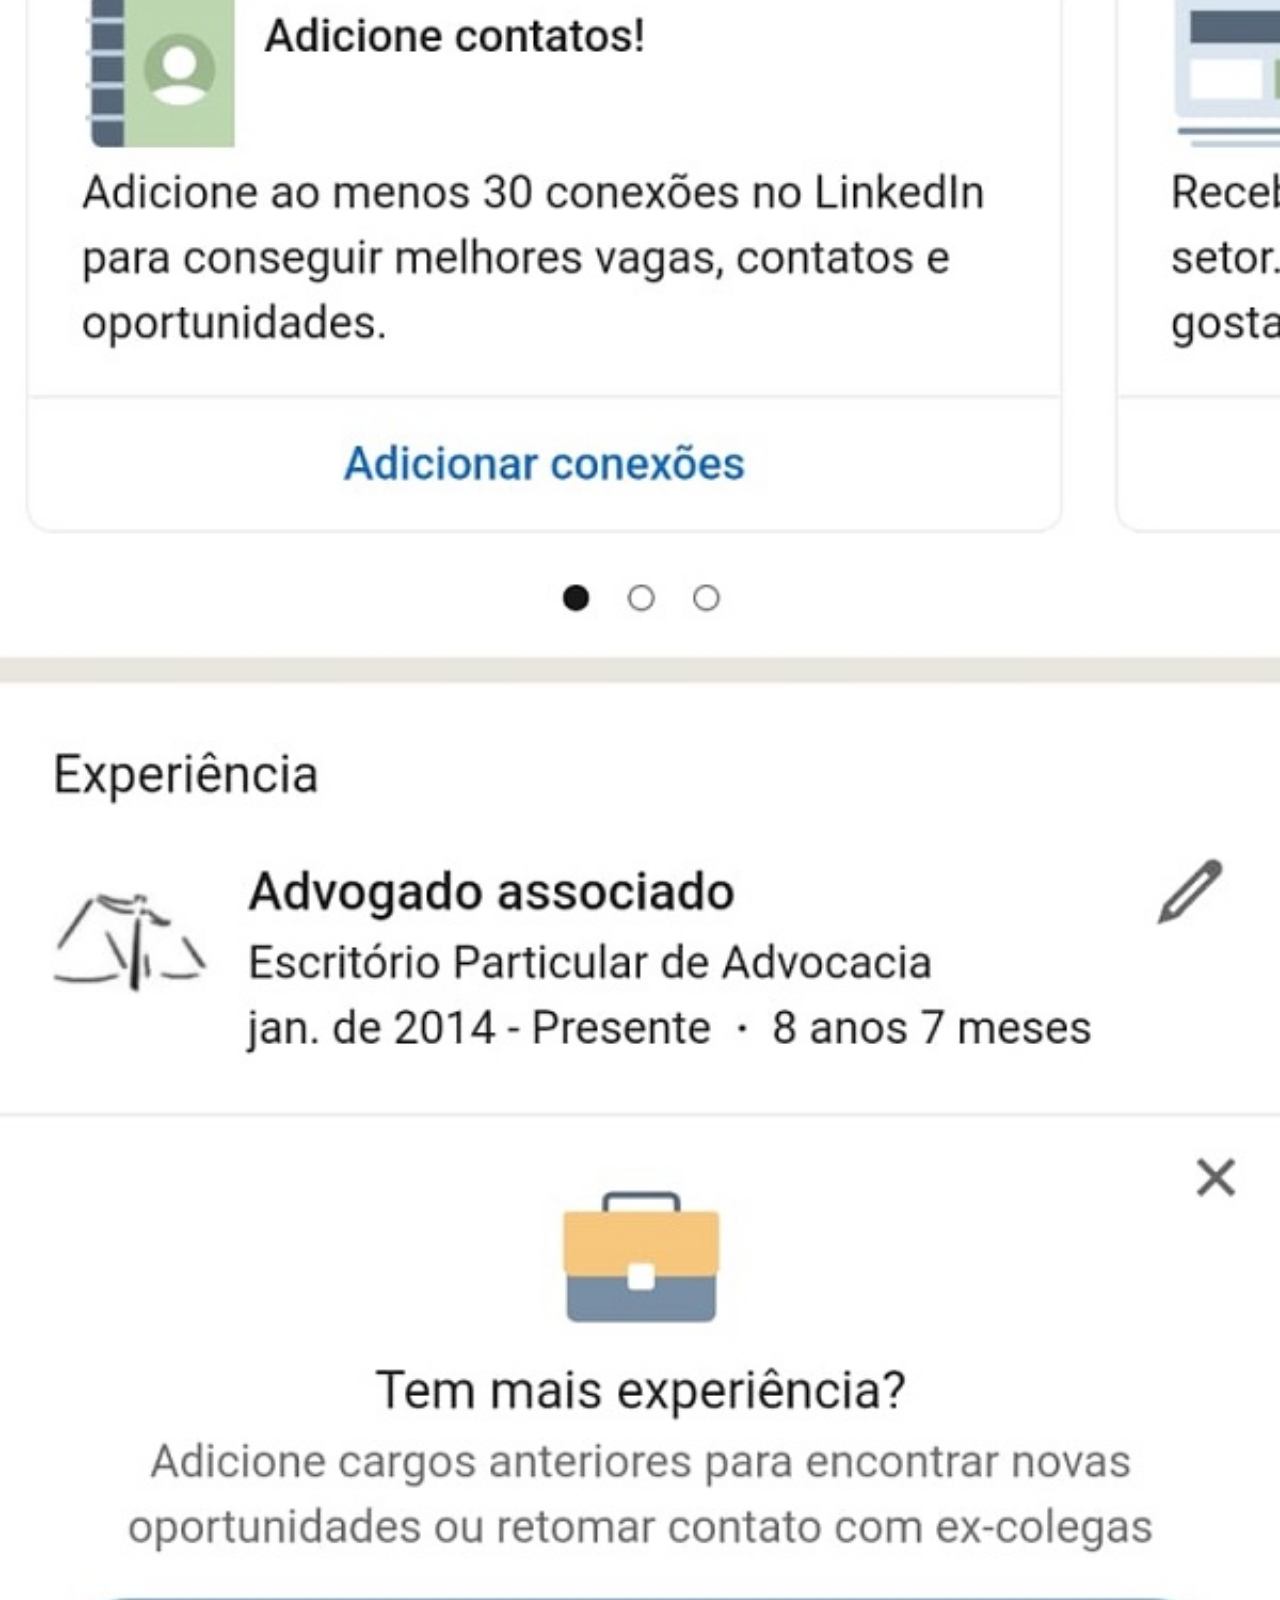
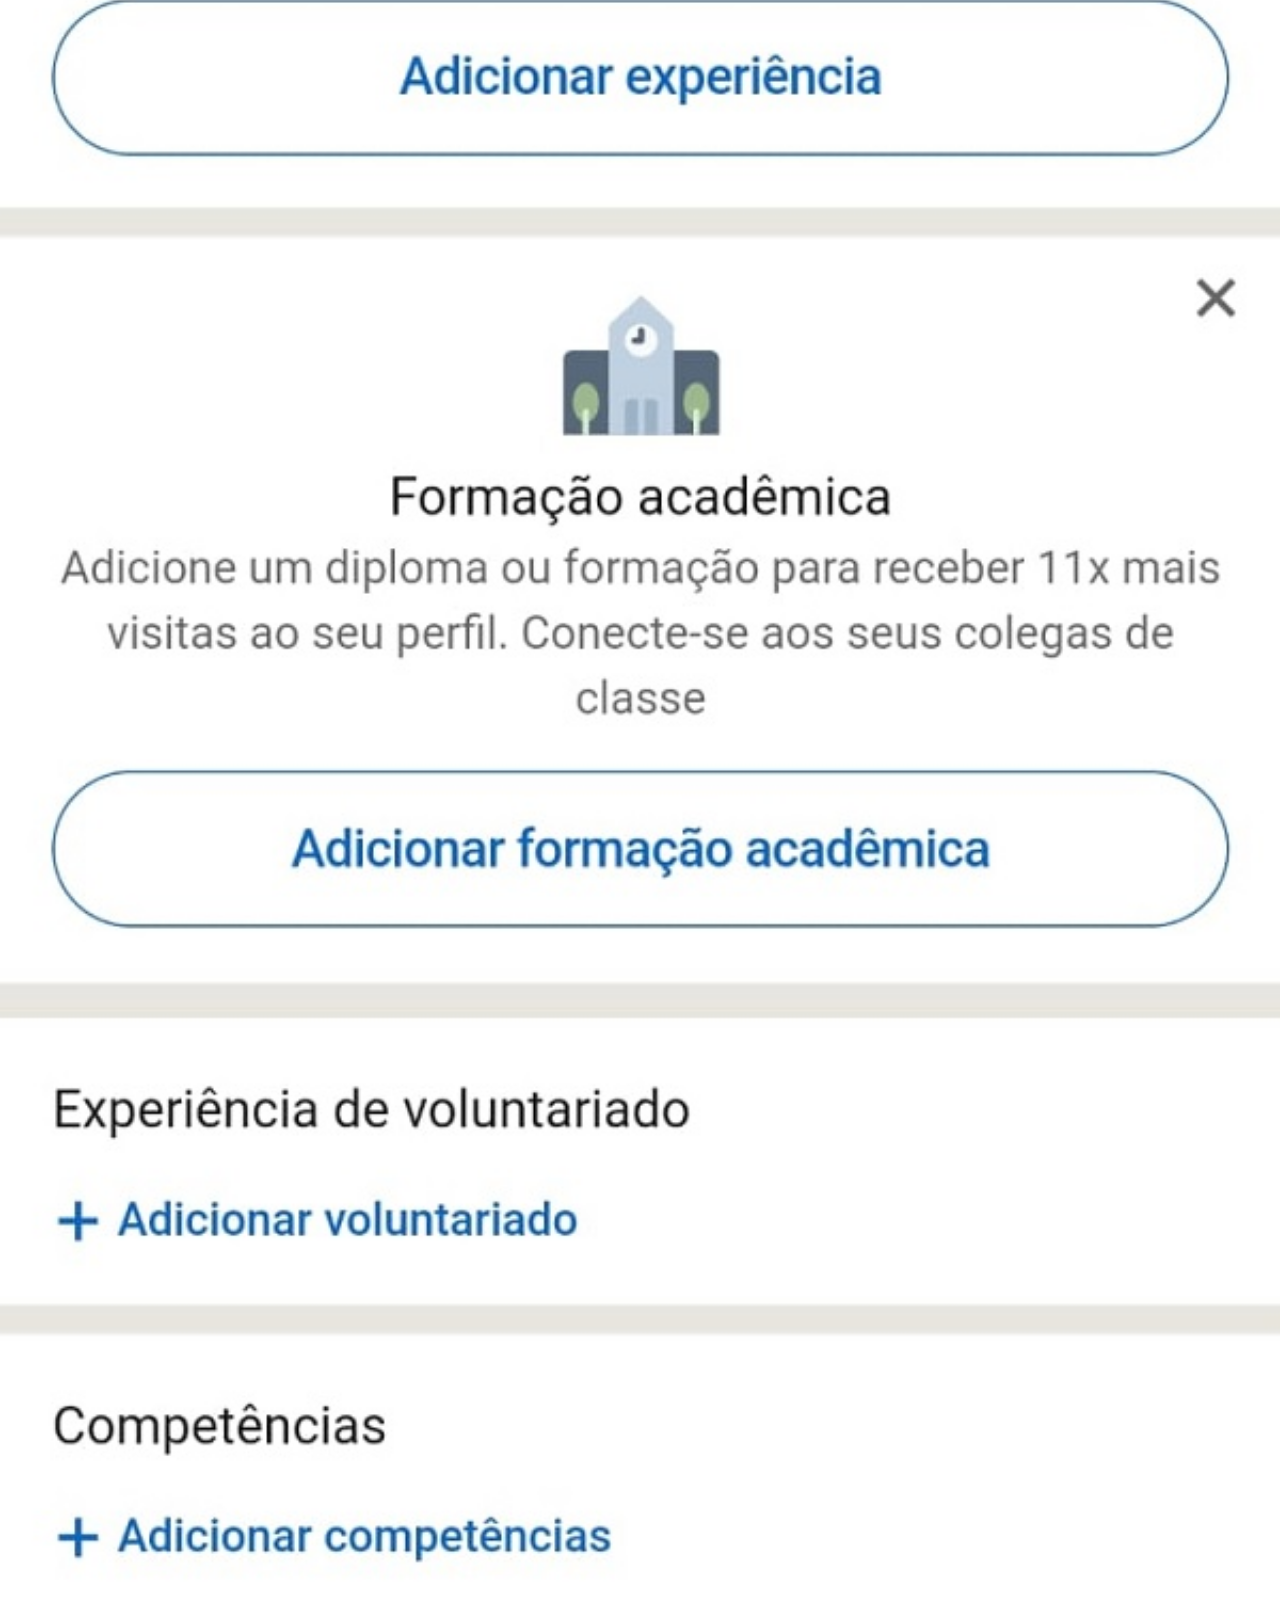
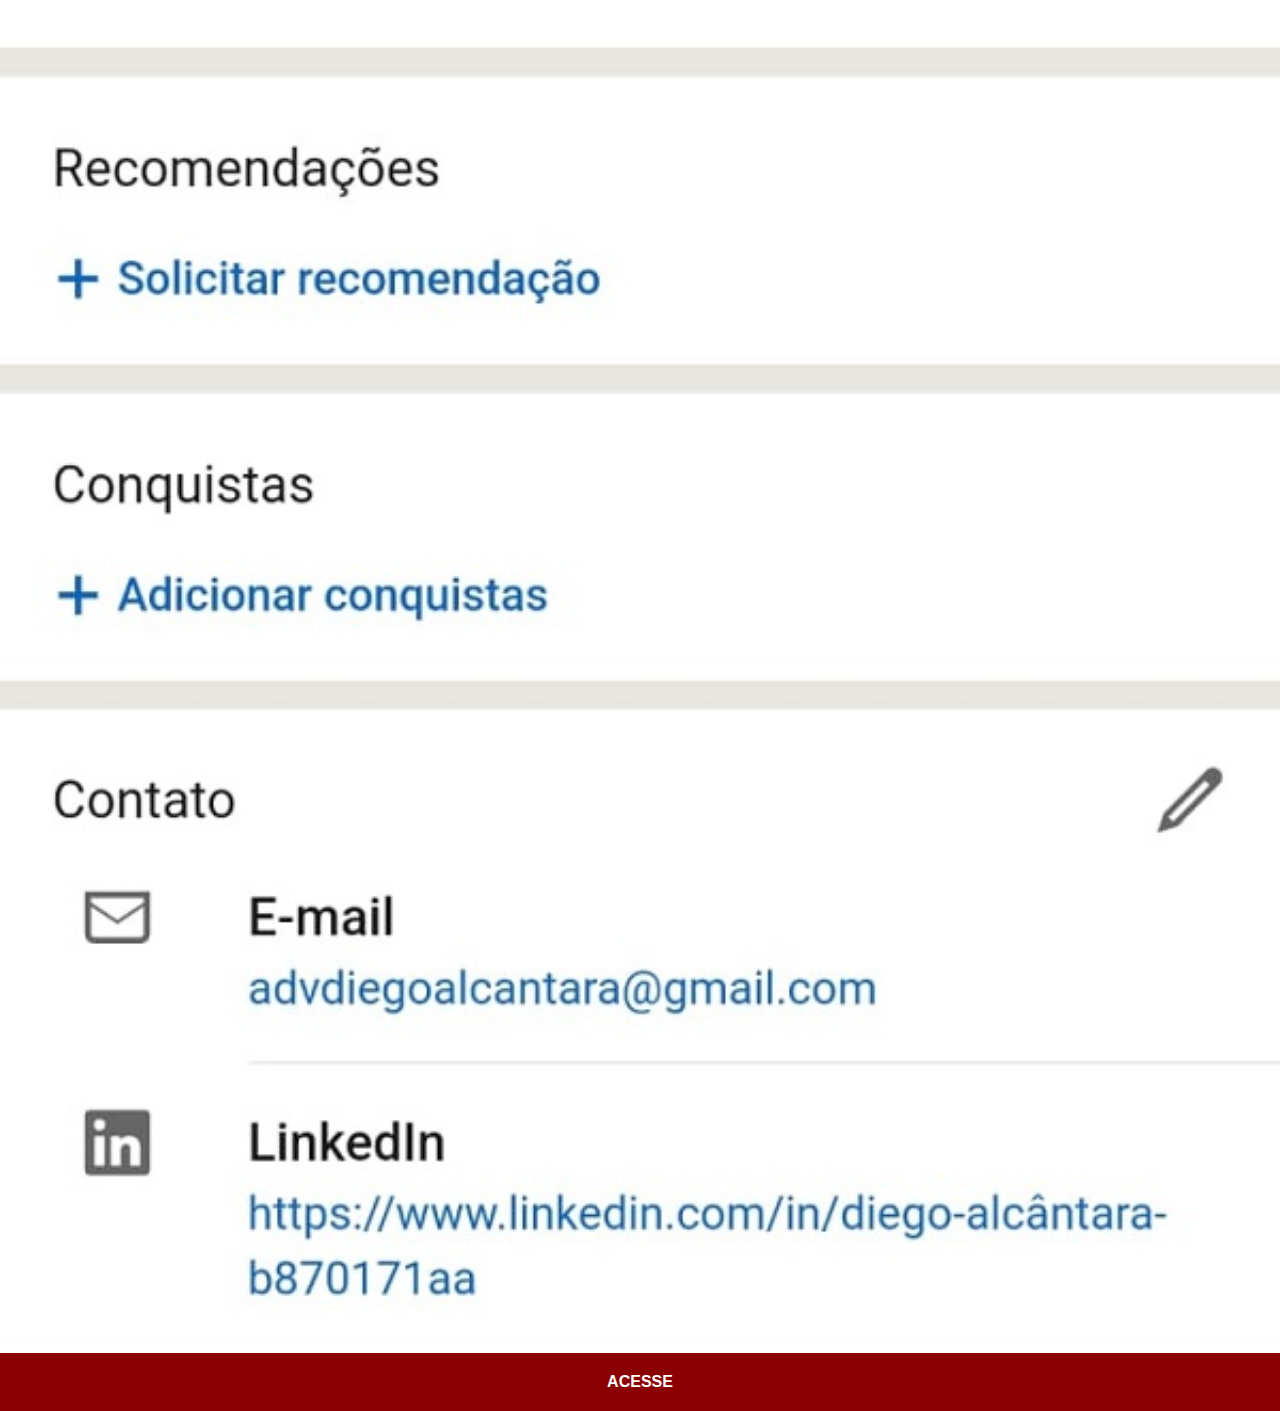
<file: linkedin.html>
<!DOCTYPE html>
<html lang="pt-br">
<head>
    <meta charset="UTF-8">
    <meta http-equiv="X-UA-Compatible" content="IE=edge">
    <meta name="viewport" content="width=device-width, initial-scale=1.0">
    <title>Linkedin</title>
    <link rel="stylesheet" href="style/social.css">
</head>
<body>
    <img src="imagens/tela-linkedin.jpg" alt="Linkedin">
    <a href="https://www.linkedin.com/in/diego-alc%C3%A2ntara-b870171aa/" target="_blank">ACESSE</a>
</body>
</html>
</file>
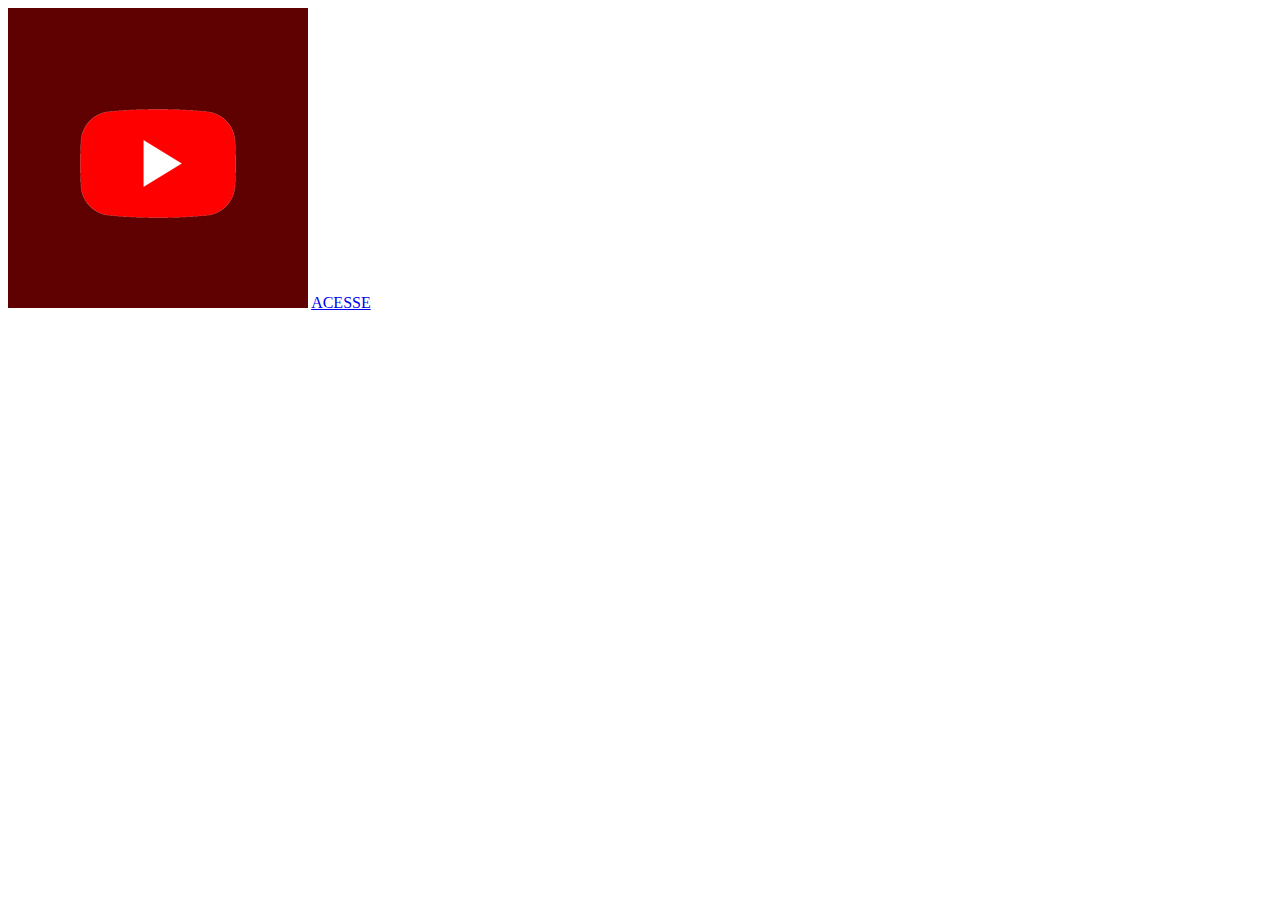
<file: youtube.html>
<!DOCTYPE html>
<html lang="pt-br">
<head>
    <meta charset="UTF-8">
    <meta http-equiv="X-UA-Compatible" content="IE=edge">
    <meta name="viewport" content="width=device-width, initial-scale=1.0">
    <title>YouTube</title>
    <style>

    </style>
</head>
<body>
    <img src="imagens/logo-youtube.jpg" alt="YouTube">
    <a href="https://www.yotube.com" target="_blank">ACESSE</a>
</body>
</html>
</file>
<file: style/style.css>
@charset "UTF-8";

* {
    margin: 0px;
    padding: 0px;
    font-family: Arial, Helvetica, sans-serif;
}

html, body {
    height: 100vh;
    width: 100vw;
    background-color: black;
}

body {
    background: url(../imagens/fundo-madeira.jpg) no-repeat top center;
    background-size: cover;
    background-attachment: fixed;   
}

main {
    height: 100vh;
    position: relative;
}
section#telefone {
    position: absolute;
    top: 50%;
    left: 50%;
    transform: translate(-50%, -50%);
    
    height: 627px;
    width: 311px;
    background: url('../imagens/frame-iphone.png') no-repeat;   
}

iframe#tela {
    position: relative;
    top: 80px;
    left: 22px;
    width: 267px;
    height: 471px;
}

p#redes-sociais {
    position: absolute;    
    top: 89.5%;
    left: 7.5%;  
}

p#redes-sociais img {
    width: 50px;
    margin: 0px;
    border-radius: 50%;
    box-shadow: 2px 2px 5px rgba(0, 0, 0, 0.404);
    box-sizing: border-box;
    
}

p#redes-sociais img:hover {
    border: 2px solid rgba(255, 255, 255, 0.637);
    transform: translate(-3px, -3px);
    box-shadow: 5px 5px 10px rgba(0, 0, 0, 0.623);
    transition: transform .3s, border 1s;
}
</file>
<file: style/social.css>
@charset "UTF-8";

        * {
            margin: 0px;
            padding: 0px;
            font-family: Arial, Helvetica, sans-serif;
        }

        ::-webkit-scrollbar {
            width: 0px;
            height: 0px;
        }

        img {
            width: 100vw;
            display: block;
        }

        a {
            display: block;
            background-color: darkred;
            color: white;
            padding: 20px;
            text-align: center;
            font-weight: bolder;
            text-decoration: none;
        }

        a:hover {
            background-color: red;
        }
</file>
